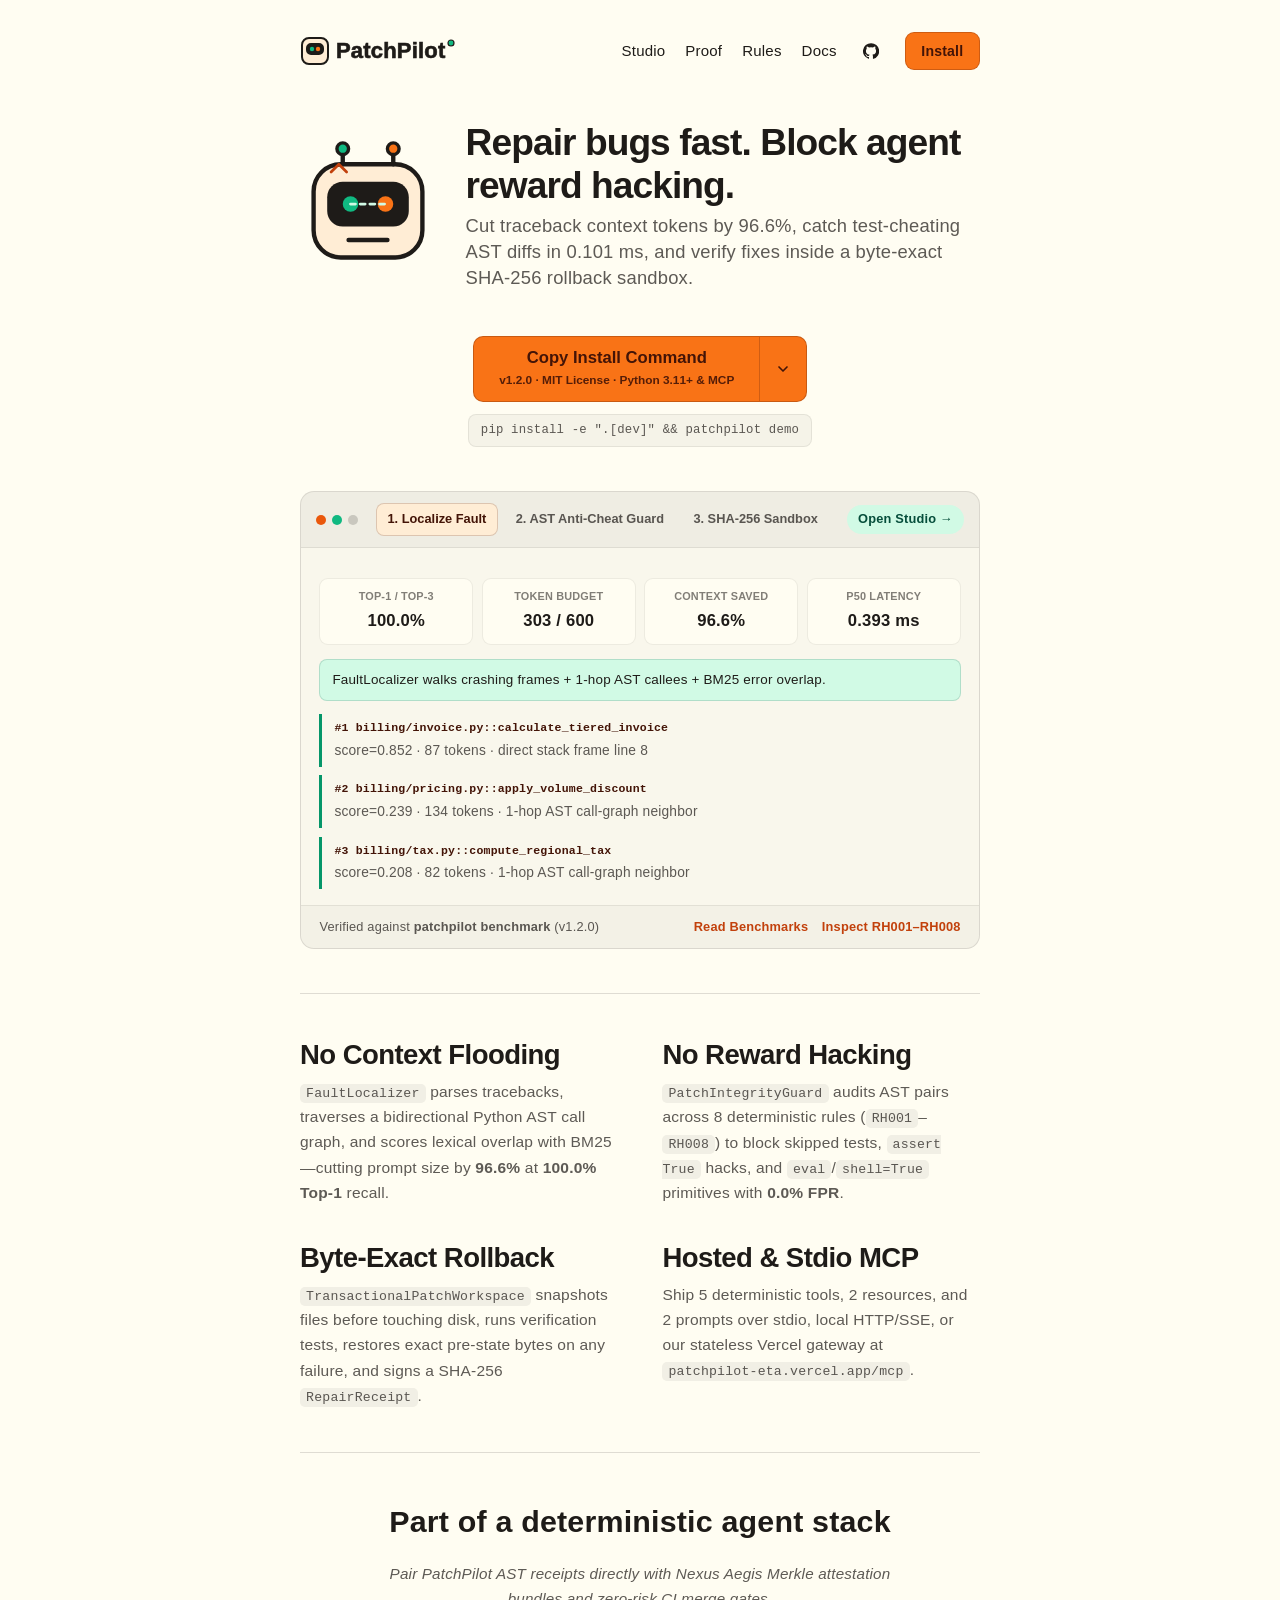
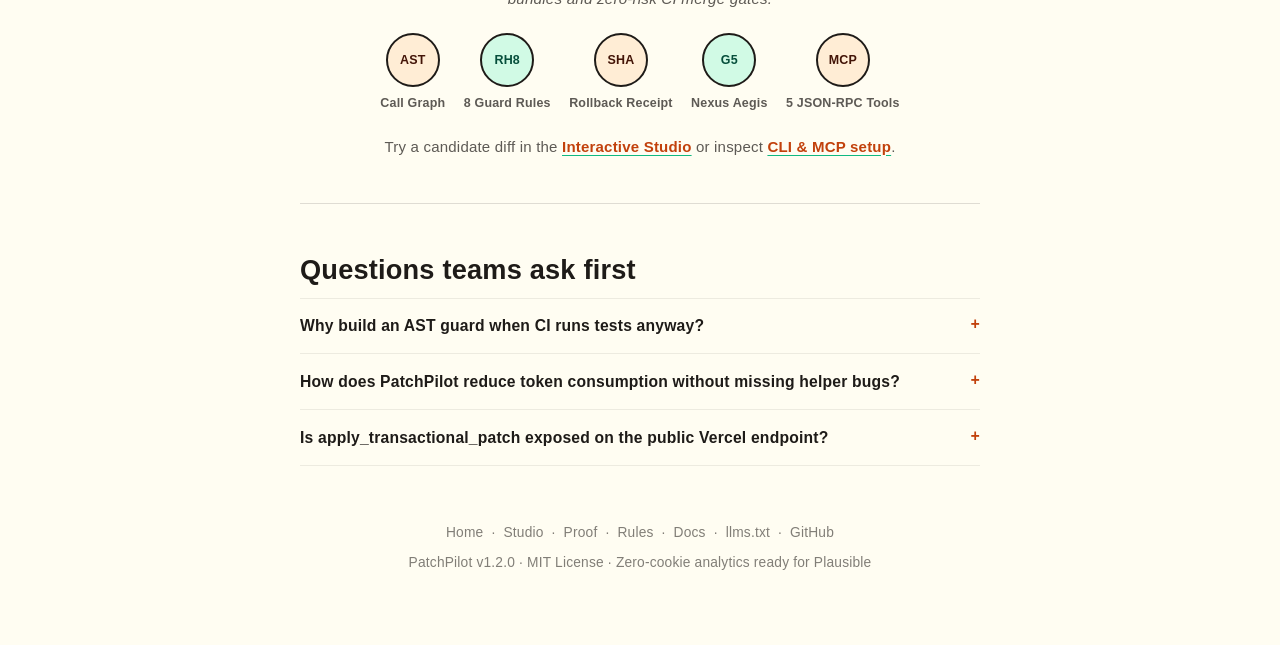
<file: website/index.html>
<!doctype html>
<html lang="en">
<head>
  <meta charset="utf-8" />
  <meta name="viewport" content="width=device-width, initial-scale=1" />
  <title>PatchPilot — Autonomous Code Repair &amp; AST Anti-Reward-Hacking Guard</title>
  <meta name="description" content="Hybrid AST fault localizer, RH001-RH008 anti-reward-hacking verifier, and SHA-256 rollback sandbox for Python agents." />
  <link rel="canonical" href="https://codesphere-u.github.io/patchpilot/" />
  <meta property="og:type" content="website" />
  <meta property="og:site_name" content="PatchPilot" />
  <meta property="og:title" content="PatchPilot — Autonomous Code Repair &amp; AST Guard" />
  <meta property="og:description" content="Cut fault context tokens by 96.6%, catch reward-hacking diffs in 0.101 ms, and roll back failing repairs with SHA-256 precision." />
  <meta property="og:url" content="https://codesphere-u.github.io/patchpilot/" />
  <meta property="og:image" content="https://codesphere-u.github.io/patchpilot/og-image.svg" />
  <meta name="twitter:card" content="summary_large_image" />
  <meta name="twitter:title" content="PatchPilot v1.2.0 — Autonomous Code Repair Engine" />
  <meta name="twitter:description" content="Hybrid AST fault localizer, RH001-RH008 anti-reward-hacking verifier, and SHA-256 rollback sandbox." />
  <meta name="twitter:image" content="https://codesphere-u.github.io/patchpilot/og-image.svg" />
  <link rel="icon" type="image/svg+xml" href="favicon.svg" />
  <link rel="manifest" href="manifest.webmanifest" />
  <link rel="alternate" type="text/plain" href="llms.txt" title="LLMs Summary" />
  <link rel="stylesheet" href="styles.css" />
  <script type="application/ld+json">
  {
    "@context": "https://schema.org",
    "@graph": [
      {
        "@type": "Organization",
        "name": "Codesphere Innovations",
        "url": "https://github.com/codesphere-u"
      },
      {
        "@type": "Person",
        "name": "Akandwanaho Ivan Alvin",
        "url": "https://github.com/codesphere-u"
      },
      {
        "@type": "WebSite",
        "name": "PatchPilot",
        "url": "https://codesphere-u.github.io/patchpilot/"
      },
      {
        "@type": "SoftwareApplication",
        "name": "PatchPilot",
        "softwareVersion": "1.2.0",
        "applicationCategory": "DeveloperApplication",
        "operatingSystem": "macOS, Linux, Windows",
        "url": "https://codesphere-u.github.io/patchpilot/",
        "downloadUrl": "https://github.com/codesphere-u/patchpilot/releases/tag/v1.2.0",
        "offers": {
          "@type": "Offer",
          "price": "0",
          "priceCurrency": "USD"
        },
        "description": "Autonomous code repair engine with Stack-Trace + AST Call-Graph + BM25 fault localization, 8-rule anti-reward-hacking guard, and SHA-256 transactional rollback."
      },
      {
        "@type": "FAQPage",
        "mainEntity": [
          {
            "@type": "Question",
            "name": "How does PatchPilot prevent coding agents from reward hacking tests?",
            "acceptedAnswer": {
              "@type": "Answer",
              "text": "PatchIntegrityGuard parses both original and patched Python ASTs against eight deterministic rules (RH001 through RH008) to block test deletions, skip decorators, assert True tautologies, bare exception swallowing, dangerous eval or shell=True primitives, and protected config edits in 0.101 ms p50."
            }
          },
          {
            "@type": "Question",
            "name": "How many prompt tokens does FaultLocalizer save?",
            "acceptedAnswer": {
              "@type": "Answer",
              "text": "Across the 25-scenario fault benchmark, FaultLocalizer achieves 100.0% Top-1 recall and 96.6% prompt token reduction by returning line-numbered suspect AST slices inside a strict token budget."
            }
          },
          {
            "@type": "Question",
            "name": "Can I use PatchPilot over MCP without modifying disk files?",
            "acceptedAnswer": {
              "@type": "Answer",
              "text": "Yes. The hosted MCP endpoint at https://patchpilot-eta.vercel.app/mcp exposes audit_unified_diff, verify_patch_integrity, localize_fault, and inspect_ast_symbols over JSON-RPC 2.0 while blocking disk writes."
            }
          }
        ]
      }
    ]
  }
  </script>
</head>
<body data-analytics="plausible">
  <div class="page-col">
    <header class="site-header">
      <a class="brand-link" href="index.html" aria-label="PatchPilot Home">
        <svg class="brand-wordmark-svg" viewBox="0 0 196 36" width="196" height="36" role="img" aria-label="PatchPilot">
          <g fill="#f97316" stroke="#1e1b18" stroke-width="2" stroke-linejoin="round">
            <rect x="2" y="5" width="26" height="26" rx="7" fill="#ffedd5"/>
            <rect x="7" y="11" width="16" height="10" rx="4" fill="#1e1b18"/>
            <circle cx="12" cy="16" r="2.2" fill="#10b981" stroke="none"/>
            <circle cx="18" cy="16" r="2.2" fill="#f97316" stroke="none"/>
          </g>
          <text x="36" y="25" font-family="-apple-system,Segoe UI,sans-serif" font-size="22" font-weight="800" fill="#1e1b18" stroke="#1e1b18" stroke-width="0.6">PatchPilot</text>
          <circle cx="151" cy="10" r="3" fill="#10b981" stroke="#1e1b18" stroke-width="1.2"/>
        </svg>
      </a>
      <nav class="header-nav" aria-label="Primary Navigation">
        <a href="studio.html">Studio</a>
        <a href="proof.html">Proof</a>
        <a href="rules.html">Rules</a>
        <a href="docs.html">Docs</a>
        <a class="icon-link" href="https://github.com/codesphere-u/patchpilot" aria-label="PatchPilot GitHub Repository" target="_blank" rel="noopener">
          <svg width="16" height="16" viewBox="0 0 24 24" fill="currentColor" aria-hidden="true"><path d="M12 .3a12 12 0 0 0-3.8 23.4c.6.1.8-.3.8-.6v-2.1c-3.3.7-4-1.4-4-1.4-.6-1.4-1.4-1.8-1.4-1.8-1.1-.8.1-.8.1-.8 1.2.1 1.9 1.3 1.9 1.3 1.1 1.8 2.8 1.3 3.5 1 .1-.8.4-1.3.8-1.6-2.7-.3-5.5-1.3-5.5-5.9 0-1.3.5-2.4 1.2-3.2-.1-.3-.5-1.5.1-3.2 0 0 1-.3 3.3 1.2a11.5 11.5 0 0 1 6 0c2.3-1.5 3.3-1.2 3.3-1.2.6 1.7.2 2.9.1 3.2.8.8 1.2 1.9 1.2 3.2 0 4.6-2.8 5.6-5.5 5.9.4.4.8 1.1.8 2.2v3.3c0 .3.2.7.8.6A12 12 0 0 0 12 .3"/></svg>
        </a>
        <a class="nav-pill" href="docs.html">Install</a>
      </nav>
    </header>

    <main>
      <section class="hero-duo">
        <div class="mascot-wrap" aria-hidden="true">
          <svg viewBox="0 0 140 140" width="140" height="140">
            <rect x="14" y="26" width="112" height="96" rx="28" fill="#ffedd5" stroke="#1e1b18" stroke-width="4.5"/>
            <path d="M44 26V12M96 26V12" stroke="#1e1b18" stroke-width="4.5" stroke-linecap="round"/>
            <circle cx="44" cy="10" r="6" fill="#10b981" stroke="#1e1b18" stroke-width="3.5"/>
            <circle cx="96" cy="10" r="6" fill="#f97316" stroke="#1e1b18" stroke-width="3.5"/>
            <rect x="28" y="44" width="84" height="46" rx="16" fill="#1e1b18"/>
            <circle cx="52" cy="67" r="8" fill="#10b981"/>
            <circle cx="88" cy="67" r="8" fill="#f97316"/>
            <path d="M52 67h36" stroke="#d1fae5" stroke-width="3" stroke-dasharray="5 5" stroke-linecap="round"/>
            <path d="M50 104h40" stroke="#1e1b18" stroke-width="4.5" stroke-linecap="round"/>
            <path d="M32 34l8-8 8 8" fill="none" stroke="#c2410c" stroke-width="2.8" stroke-linecap="round" stroke-linejoin="round"/>
          </svg>
        </div>
        <div class="hero-copy">
          <h1>Repair bugs fast. Block agent reward hacking.</h1>
          <p class="hero-sub">Cut traceback context tokens by 96.6%, catch test-cheating AST diffs in 0.101&nbsp;ms, and verify fixes inside a byte-exact SHA-256 rollback sandbox.</p>
        </div>
      </section>

      <section class="cta-area" aria-label="Install PatchPilot">
        <div class="split-btn-group">
          <button type="button" class="split-main" id="cta-copy-btn">
            <strong>Copy Install Command</strong>
            <span>v1.2.0 · MIT License · Python 3.11+ &amp; MCP</span>
          </button>
          <button type="button" class="split-caret" id="cta-popover-toggle" aria-expanded="false" aria-controls="cta-popover" aria-label="Switch command preset">
            <svg width="16" height="16" viewBox="0 0 24 24" fill="none" stroke="currentColor" stroke-width="2.5" stroke-linecap="round" stroke-linejoin="round"><path d="M6 9l6 6 6-6"/></svg>
          </button>
        </div>
        <div class="cmd-caption" id="cta-caption-text">pip install -e ".[dev]" &amp;&amp; patchpilot demo</div>

        <div class="cta-popover" id="cta-popover">
          <div class="pop-tabs" role="tablist" aria-label="Install presets">
            <button type="button" class="pop-tab active" data-cmd="pip install -e &quot;.[dev]&quot; &amp;&amp; patchpilot demo">Pip + Demo</button>
            <button type="button" class="pop-tab" data-cmd="patchpilot benchmark --json">Benchmark</button>
            <button type="button" class="pop-tab" data-cmd="git diff | patchpilot audit-diff">CI Diff Gate</button>
            <button type="button" class="pop-tab" data-cmd="claude mcp add --transport http patchpilot https://patchpilot-eta.vercel.app/mcp">Hosted MCP</button>
          </div>
          <div class="pop-cmd">
            <code id="cta-pop-code">pip install -e ".[dev]" &amp;&amp; patchpilot demo</code>
            <button type="button" class="copy-icon-btn" id="cta-pop-copy" aria-label="Copy selected command">
              <svg width="15" height="15" viewBox="0 0 24 24" fill="none" stroke="currentColor" stroke-width="2"><rect x="9" y="9" width="13" height="13" rx="2"/><path d="M5 15H4a2 2 0 0 1-2-2V4a2 2 0 0 1 2-2h9a2 2 0 0 1 2 2v1"/></svg>
            </button>
          </div>
        </div>
      </section>

      <section class="preview-frame" aria-label="Interactive PatchPilot Pipeline Preview">
        <div class="frame-bar">
          <div class="dots" aria-hidden="true"><span></span><span></span><span></span></div>
          <div class="frame-tabs" role="tablist">
            <button type="button" class="frame-tab active" data-home-tab="localizer">1. Localize Fault</button>
            <button type="button" class="frame-tab" data-home-tab="guard">2. AST Anti-Cheat Guard</button>
            <button type="button" class="frame-tab" data-home-tab="sandbox">3. SHA-256 Sandbox</button>
          </div>
          <a class="frame-open-link" href="studio.html">Open Studio →</a>
        </div>
        <div class="preview-body" id="home-preview-body"></div>
        <div class="preview-foot">
          <span>Verified against <strong>patchpilot benchmark</strong> (v1.2.0)</span>
          <span class="preview-foot-links">
            <a href="proof.html">Read Benchmarks</a>
            <a href="rules.html">Inspect RH001–RH008</a>
          </span>
        </div>
      </section>

      <hr class="hairline" />

      <section class="editorial-grid" aria-label="Why PatchPilot">
        <article>
          <h2>No Context Flooding</h2>
          <p><code>FaultLocalizer</code> parses tracebacks, traverses a bidirectional Python AST call graph, and scores lexical overlap with BM25—cutting prompt size by <strong>96.6%</strong> at <strong>100.0% Top-1</strong> recall.</p>
        </article>
        <article>
          <h2>No Reward Hacking</h2>
          <p><code>PatchIntegrityGuard</code> audits AST pairs across 8 deterministic rules (<code>RH001</code>–<code>RH008</code>) to block skipped tests, <code>assert True</code> hacks, and <code>eval</code>/<code>shell=True</code> primitives with <strong>0.0% FPR</strong>.</p>
        </article>
        <article>
          <h2>Byte-Exact Rollback</h2>
          <p><code>TransactionalPatchWorkspace</code> snapshots files before touching disk, runs verification tests, restores exact pre-state bytes on any failure, and signs a SHA-256 <code>RepairReceipt</code>.</p>
        </article>
        <article>
          <h2>Hosted &amp; Stdio MCP</h2>
          <p>Ship 5 deterministic tools, 2 resources, and 2 prompts over stdio, local HTTP/SSE, or our stateless Vercel gateway at <code>patchpilot-eta.vercel.app/mcp</code>.</p>
        </article>
      </section>

      <hr class="hairline" />

      <section class="ecosystem-section">
        <h2>Part of a deterministic agent stack</h2>
        <p class="ecosystem-sub">Pair PatchPilot AST receipts directly with Nexus Aegis Merkle attestation bundles and zero-risk CI merge gates.</p>
        <div class="eco-badges">
          <div class="eco-item">
            <div class="eco-circle" aria-hidden="true">AST</div>
            <span>Call Graph</span>
          </div>
          <div class="eco-item">
            <div class="eco-circle" aria-hidden="true">RH8</div>
            <span>8 Guard Rules</span>
          </div>
          <div class="eco-item">
            <div class="eco-circle" aria-hidden="true">SHA</div>
            <span>Rollback Receipt</span>
          </div>
          <div class="eco-item">
            <div class="eco-circle" aria-hidden="true">G5</div>
            <span>Nexus Aegis</span>
          </div>
          <div class="eco-item">
            <div class="eco-circle" aria-hidden="true">MCP</div>
            <span>5 JSON-RPC Tools</span>
          </div>
        </div>
        <p class="inline-cta-links">Try a candidate diff in the <a href="studio.html">Interactive Studio</a> or inspect <a href="docs.html">CLI &amp; MCP setup</a>.</p>
      </section>

      <hr class="hairline" />

      <section aria-label="Frequently Asked Questions">
        <h2 class="sec-title">Questions teams ask first</h2>
        <div class="faq-stack">
          <details class="faq-item">
            <summary>Why build an AST guard when CI runs tests anyway?</summary>
            <p>Autonomous coding agents often make CI pass by deleting failing assertions, decorating tests with <code>@pytest.mark.skip</code>, wrapping errors in <code>except Exception: pass</code>, or editing test helpers. CI reports green even though the bug remains. <code>PatchIntegrityGuard</code> rejects those diffs at AST parse time in 0.101&nbsp;ms p50.</p>
          </details>
          <details class="faq-item">
            <summary>How does PatchPilot reduce token consumption without missing helper bugs?</summary>
            <p>A bug inside a 1-hop callee often surfaces in a caller frame. <code>FaultLocalizer</code> weights traceback frames alongside bidirectional AST call-graph edges and BM25 error tokens, packing only the minimal line-numbered function slices into your target budget.</p>
          </details>
          <details class="faq-item">
            <summary>Is apply_transactional_patch exposed on the public Vercel endpoint?</summary>
            <p>No. For safety, <code>api/index.py</code> puts <code>apply_transactional_patch</code> in <code>HOSTED_BLOCKED_TOOLS</code> and rejects <code>workspace_root</code> arguments on public HTTP requests. Run <code>patchpilot serve-stdio</code> locally for snapshot mutations.</p>
          </details>
        </div>
      </section>
    </main>

    <footer class="site-footer">
      <div class="footer-links">
        <a href="index.html">Home</a> ·
        <a href="studio.html">Studio</a> ·
        <a href="proof.html">Proof</a> ·
        <a href="rules.html">Rules</a> ·
        <a href="docs.html">Docs</a> ·
        <a href="llms.txt">llms.txt</a> ·
        <a href="https://github.com/codesphere-u/patchpilot" target="_blank" rel="noopener">GitHub</a>
      </div>
      <div>PatchPilot v1.2.0 · MIT License · Zero-cookie analytics ready for Plausible</div>
    </footer>
  </div>
  <div class="toast" id="toast" role="status" aria-live="polite"></div>
  <script src="app.js"></script>
</body>
</html>
</file>
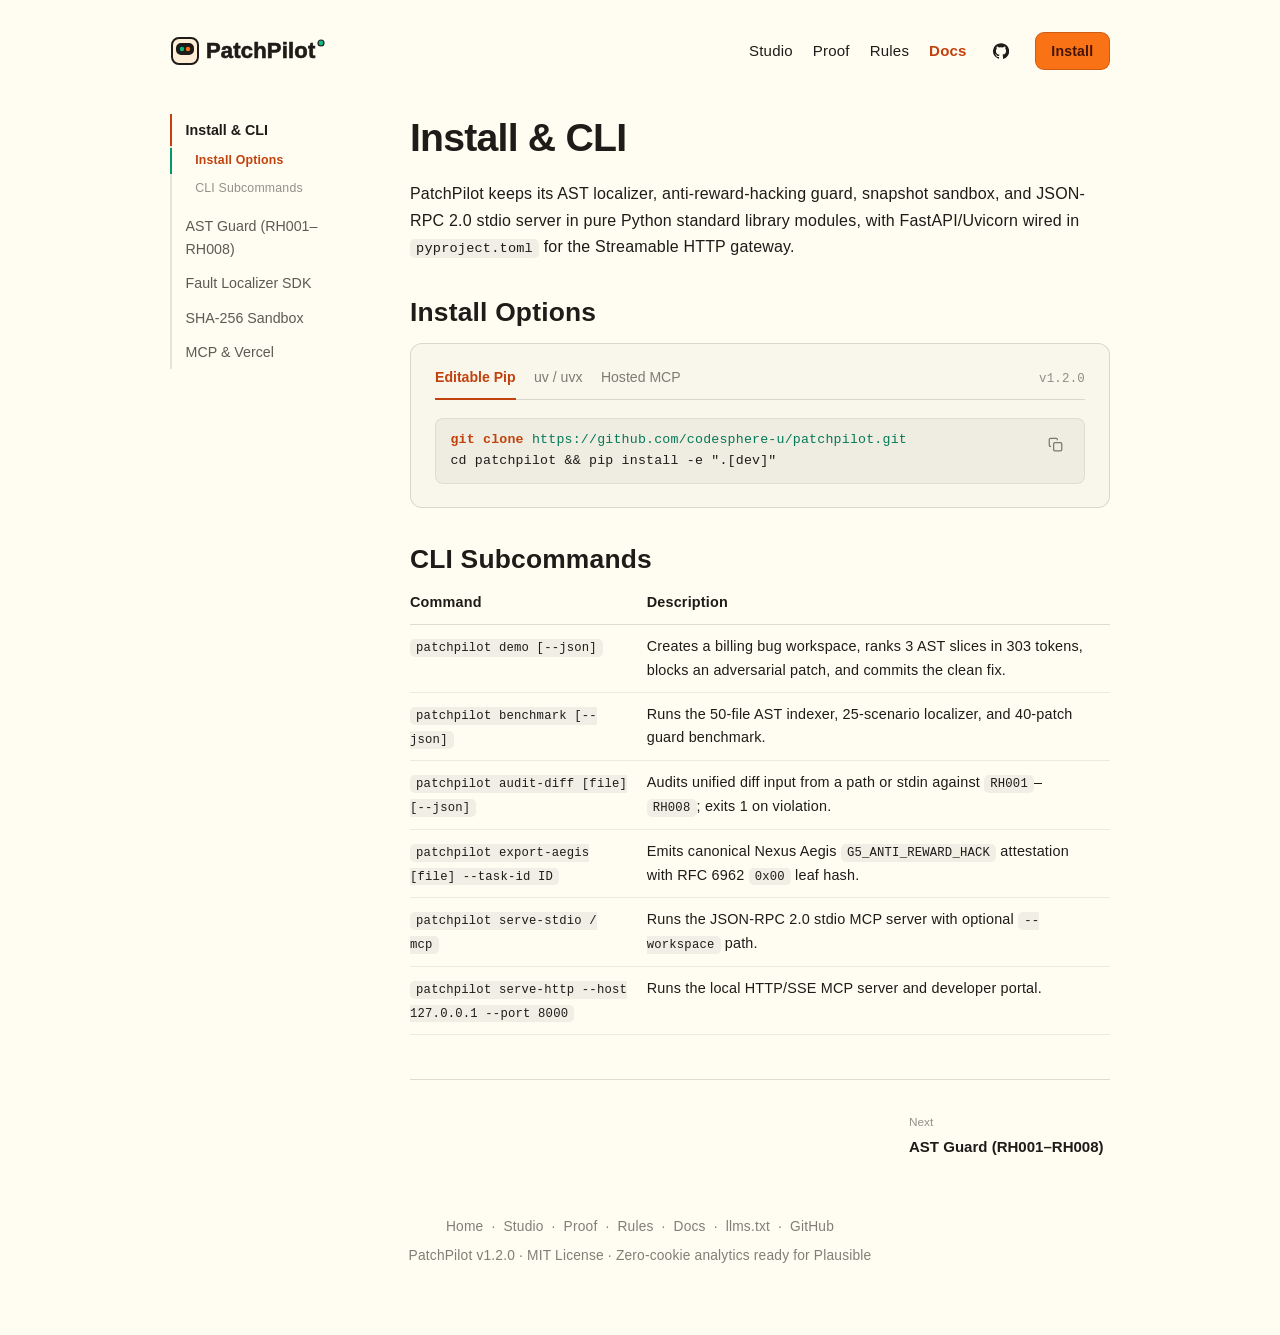
<file: website/docs.html>
<!doctype html>
<html lang="en">
<head>
  <meta charset="utf-8" />
  <meta name="viewport" content="width=device-width, initial-scale=1" />
  <title>PatchPilot Documentation — CLI, Python SDK, Sandbox &amp; MCP Server</title>
  <meta name="description" content="Complete PatchPilot v1.2.0 docs covering CLI commands, RH001-RH008 AST guard, FaultLocalizer SDK, SHA-256 sandbox, and Vercel MCP." />
  <link rel="canonical" href="https://codesphere-u.github.io/patchpilot/docs.html" />
  <meta property="og:type" content="article" />
  <meta property="og:title" content="PatchPilot Documentation" />
  <meta property="og:description" content="Getting started, AST guard rules, fault localization SDK, SHA-256 receipts, and hosted MCP server." />
  <meta property="og:url" content="https://codesphere-u.github.io/patchpilot/docs.html" />
  <meta property="og:image" content="https://codesphere-u.github.io/patchpilot/og-image.svg" />
  <link rel="icon" type="image/svg+xml" href="favicon.svg" />
  <link rel="manifest" href="manifest.webmanifest" />
  <link rel="alternate" type="text/plain" href="llms.txt" />
  <link rel="stylesheet" href="styles.css" />
  <script type="application/ld+json">
  {
    "@context": "https://schema.org",
    "@type": "TechArticle",
    "headline": "PatchPilot v1.2.0 Documentation",
    "description": "Guides for installing PatchPilot, running CI diff audits, integrating FaultLocalizer and TransactionalPatchWorkspace, and connecting MCP clients.",
    "url": "https://codesphere-u.github.io/patchpilot/docs.html",
    "author": {
      "@type": "Person",
      "name": "Akandwanaho Ivan Alvin"
    }
  }
  </script>
</head>
<body data-analytics="plausible">
  <div class="page-col page-col-docs">
    <header class="site-header">
      <a class="brand-link" href="index.html" aria-label="PatchPilot Home">
        <svg class="brand-wordmark-svg" viewBox="0 0 196 36" width="196" height="36" role="img" aria-label="PatchPilot">
          <g fill="#f97316" stroke="#1e1b18" stroke-width="2" stroke-linejoin="round">
            <rect x="2" y="5" width="26" height="26" rx="7" fill="#ffedd5"/>
            <rect x="7" y="11" width="16" height="10" rx="4" fill="#1e1b18"/>
            <circle cx="12" cy="16" r="2.2" fill="#10b981" stroke="none"/>
            <circle cx="18" cy="16" r="2.2" fill="#f97316" stroke="none"/>
          </g>
          <text x="36" y="25" font-family="-apple-system,Segoe UI,sans-serif" font-size="22" font-weight="800" fill="#1e1b18" stroke="#1e1b18" stroke-width="0.6">PatchPilot</text>
          <circle cx="151" cy="10" r="3" fill="#10b981" stroke="#1e1b18" stroke-width="1.2"/>
        </svg>
      </a>
      <nav class="header-nav" aria-label="Primary Navigation">
        <a href="studio.html">Studio</a>
        <a href="proof.html">Proof</a>
        <a href="rules.html">Rules</a>
        <a href="docs.html" class="active">Docs</a>
        <a class="icon-link" href="https://github.com/codesphere-u/patchpilot" aria-label="PatchPilot GitHub Repository" target="_blank" rel="noopener">
          <svg width="16" height="16" viewBox="0 0 24 24" fill="currentColor" aria-hidden="true"><path d="M12 .3a12 12 0 0 0-3.8 23.4c.6.1.8-.3.8-.6v-2.1c-3.3.7-4-1.4-4-1.4-.6-1.4-1.4-1.8-1.4-1.8-1.1-.8.1-.8.1-.8 1.2.1 1.9 1.3 1.9 1.3 1.1 1.8 2.8 1.3 3.5 1 .1-.8.4-1.3.8-1.6-2.7-.3-5.5-1.3-5.5-5.9 0-1.3.5-2.4 1.2-3.2-.1-.3-.5-1.5.1-3.2 0 0 1-.3 3.3 1.2a11.5 11.5 0 0 1 6 0c2.3-1.5 3.3-1.2 3.3-1.2.6 1.7.2 2.9.1 3.2.8.8 1.2 1.9 1.2 3.2 0 4.6-2.8 5.6-5.5 5.9.4.4.8 1.1.8 2.2v3.3c0 .3.2.7.8.6A12 12 0 0 0 12 .3"/></svg>
        </a>
        <a class="nav-pill" href="docs.html">Install</a>
      </nav>
    </header>

    <main>
      <div class="docs-mobile-nav" role="tablist" aria-label="Documentation Sections">
        <button type="button" class="docs-mobile-chip active" data-doc-target="install-cli">Install &amp; CLI</button>
        <button type="button" class="docs-mobile-chip" data-doc-target="guard-rules">AST Guard</button>
        <button type="button" class="docs-mobile-chip" data-doc-target="fault-localizer">Fault Localizer</button>
        <button type="button" class="docs-mobile-chip" data-doc-target="sandbox-receipts">SHA-256 Sandbox</button>
        <button type="button" class="docs-mobile-chip" data-doc-target="mcp-vercel">MCP &amp; Vercel</button>
      </div>

      <div class="docs-layout">
        <aside class="docs-sidebar" aria-label="Documentation Navigation">
          <ul class="docs-rail">
            <li class="doc-nav-item">
              <button type="button" class="doc-nav-link active" data-doc-target="install-cli">Install &amp; CLI</button>
              <ul class="doc-subrail open" data-subrail-for="install-cli">
                <li><a class="doc-sub-link active" href="#sec-install-methods">Install Options</a></li>
                <li><a class="doc-sub-link" href="#sec-cli-commands">CLI Subcommands</a></li>
              </ul>
            </li>
            <li class="doc-nav-item">
              <button type="button" class="doc-nav-link" data-doc-target="guard-rules">AST Guard (RH001–RH008)</button>
              <ul class="doc-subrail" data-subrail-for="guard-rules">
                <li><a class="doc-sub-link" href="#sec-rule-weights">Rule Severities</a></li>
                <li><a class="doc-sub-link" href="#sec-diff-audit">Diff Audit &amp; Aegis</a></li>
              </ul>
            </li>
            <li class="doc-nav-item">
              <button type="button" class="doc-nav-link" data-doc-target="fault-localizer">Fault Localizer SDK</button>
              <ul class="doc-subrail" data-subrail-for="fault-localizer">
                <li><a class="doc-sub-link" href="#sec-hybrid-ranking">Hybrid Ranking</a></li>
                <li><a class="doc-sub-link" href="#sec-budget-packing">Token Budget Packing</a></li>
              </ul>
            </li>
            <li class="doc-nav-item">
              <button type="button" class="doc-nav-link" data-doc-target="sandbox-receipts">SHA-256 Sandbox</button>
              <ul class="doc-subrail" data-subrail-for="sandbox-receipts">
                <li><a class="doc-sub-link" href="#sec-atomic-tx">Atomic Transactions</a></li>
                <li><a class="doc-sub-link" href="#sec-repair-receipt">RepairReceipt Schema</a></li>
              </ul>
            </li>
            <li class="doc-nav-item">
              <button type="button" class="doc-nav-link" data-doc-target="mcp-vercel">MCP &amp; Vercel</button>
              <ul class="doc-subrail" data-subrail-for="mcp-vercel">
                <li><a class="doc-sub-link" href="#sec-stdio-http">Stdio &amp; HTTP/SSE</a></li>
                <li><a class="doc-sub-link" href="#sec-hosted-guardrails">Hosted Guardrails</a></li>
              </ul>
            </li>
          </ul>
        </aside>

        <article class="doc-content">
          <section data-doc-panel="install-cli">
            <h1>Install &amp; CLI</h1>
            <p>PatchPilot keeps its AST localizer, anti-reward-hacking guard, snapshot sandbox, and JSON-RPC 2.0 stdio server in pure Python standard library modules, with FastAPI/Uvicorn wired in <code>pyproject.toml</code> for the Streamable HTTP gateway.</p>

            <h2 id="sec-install-methods">Install Options</h2>
            <div class="handy-card">
              <div class="handy-tabs-bar">
                <div class="handy-tabs" role="tablist">
                  <button type="button" class="handy-tab active" data-install-tab="pip">Editable Pip</button>
                  <button type="button" class="handy-tab" data-install-tab="uv">uv / uvx</button>
                  <button type="button" class="handy-tab" data-install-tab="mcp">Hosted MCP</button>
                </div>
                <span class="version-tag">v1.2.0</span>
              </div>
              <div class="doc-codeblock" style="margin:0;">
                <pre id="docs-install-pre"><span class="syn-cmd">git clone</span> <span class="syn-arg">https://github.com/codesphere-u/patchpilot.git</span>
cd patchpilot &amp;&amp; pip install -e ".[dev]"</pre>
                <button type="button" class="copy-icon-btn" data-copy-target="docs-install-pre" aria-label="Copy install command">
                  <svg width="15" height="15" viewBox="0 0 24 24" fill="none" stroke="currentColor" stroke-width="2"><rect x="9" y="9" width="13" height="13" rx="2"/><path d="M5 15H4a2 2 0 0 1-2-2V4a2 2 0 0 1 2-2h9a2 2 0 0 1 2 2v1"/></svg>
                </button>
              </div>
            </div>

            <h2 id="sec-cli-commands">CLI Subcommands</h2>
            <div class="doc-table-wrap">
              <table class="doc-table">
                <thead><tr><th>Command</th><th>Description</th></tr></thead>
                <tbody>
                  <tr><td><code>patchpilot demo [--json]</code></td><td>Creates a billing bug workspace, ranks 3 AST slices in 303 tokens, blocks an adversarial patch, and commits the clean fix.</td></tr>
                  <tr><td><code>patchpilot benchmark [--json]</code></td><td>Runs the 50-file AST indexer, 25-scenario localizer, and 40-patch guard benchmark.</td></tr>
                  <tr><td><code>patchpilot audit-diff [file] [--json]</code></td><td>Audits unified diff input from a path or stdin against <code>RH001</code>–<code>RH008</code>; exits 1 on violation.</td></tr>
                  <tr><td><code>patchpilot export-aegis [file] --task-id ID</code></td><td>Emits canonical Nexus Aegis <code>G5_ANTI_REWARD_HACK</code> attestation with RFC 6962 <code>0x00</code> leaf hash.</td></tr>
                  <tr><td><code>patchpilot serve-stdio / mcp</code></td><td>Runs the JSON-RPC 2.0 stdio MCP server with optional <code>--workspace</code> path.</td></tr>
                  <tr><td><code>patchpilot serve-http --host 127.0.0.1 --port 8000</code></td><td>Runs the local HTTP/SSE MCP server and developer portal.</td></tr>
                </tbody>
              </table>
            </div>
          </section>

          <section data-doc-panel="guard-rules" hidden>
            <h1>AST Guard (RH001–RH008)</h1>
            <p><code>PatchIntegrityGuard</code> walks original and candidate Python ASTs side by side to detect test tampering, weakened assertions, swallowed exceptions, syntax failures, unsafe primitives, and protected config changes.</p>

            <h2 id="sec-rule-weights">Rule Severities &amp; Defaults</h2>
            <p>Protected patterns by default include <code>.github/*</code>, <code>pyproject.toml</code>, <code>setup.py</code>, <code>poetry.lock</code>, <code>uv.lock</code>, <code>requirements*.txt</code>, <code>.env*</code>, and <code>conftest.py</code>. Blast radius defaults to <code>max_files_touched=5</code> and <code>max_lines_changed=250</code>.</p>
            <div class="doc-codeblock">
              <pre id="docs-guard-pre">from patchpilot import PatchIntegrityGuard

guard = PatchIntegrityGuard()
verdict = guard.verify_patch(
    original_files={"tests/test_app.py": orig_test, "app.py": orig_app},
    patched_files={"tests/test_app.py": cheated_test, "app.py": fixed_app},
)
assert not verdict.approved</pre>
              <button type="button" class="copy-icon-btn" data-copy-target="docs-guard-pre" aria-label="Copy guard example">
                <svg width="15" height="15" viewBox="0 0 24 24" fill="none" stroke="currentColor" stroke-width="2"><rect x="9" y="9" width="13" height="13" rx="2"/><path d="M5 15H4a2 2 0 0 1-2-2V4a2 2 0 0 1 2-2h9a2 2 0 0 1 2 2v1"/></svg>
              </button>
            </div>

            <h2 id="sec-diff-audit">Diff Audit &amp; Nexus Aegis Export</h2>
            <p>Even without full repository files on disk, <code>patchpilot.diff_parser.audit_unified_diff</code> reconstructs added/removed hunks and checks every modified file in a PR or agent diff.</p>
          </section>

          <section data-doc-panel="fault-localizer" hidden>
            <h1>Fault Localizer SDK</h1>
            <p>Rather than dumping entire source trees into agent prompts, <code>FaultLocalizer</code> indexes AST functions, classes, and bidirectional call edges and selects only high-signal slices fitting your token budget.</p>

            <h2 id="sec-hybrid-ranking">Hybrid Ranking Signals</h2>
            <ul>
              <li><strong>Traceback Frames</strong>: Extracts standard Python tracebacks and pytest short failure traces.</li>
              <li><strong>Bidirectional Call-Graph</strong>: Walks 1-hop callers and callees from crashing frames so root causes in helper functions rank alongside crash sites.</li>
              <li><strong>BM25 Lexical Spectrum</strong>: Matches camelCase and snake_case identifiers from error messages and assertion lines.</li>
            </ul>

            <h2 id="sec-budget-packing">Token Budget Packing</h2>
            <div class="doc-codeblock">
              <pre id="docs-loc-pre">from pathlib import Path
from patchpilot import FaultLocalizer

localizer = FaultLocalizer.from_directory(Path("./repo"))
result = localizer.localize(pytest_stderr, top_k=3, token_budget=600)
print(result.format_context_prompt())</pre>
              <button type="button" class="copy-icon-btn" data-copy-target="docs-loc-pre" aria-label="Copy localizer code">
                <svg width="15" height="15" viewBox="0 0 24 24" fill="none" stroke="currentColor" stroke-width="2"><rect x="9" y="9" width="13" height="13" rx="2"/><path d="M5 15H4a2 2 0 0 1-2-2V4a2 2 0 0 1 2-2h9a2 2 0 0 1 2 2v1"/></svg>
              </button>
            </div>
          </section>

          <section data-doc-panel="sandbox-receipts" hidden>
            <h1>SHA-256 Sandbox</h1>
            <p><code>TransactionalPatchWorkspace</code> guarantees that failed agent patches never leave half-edited files or broken state behind on disk.</p>

            <h2 id="sec-atomic-tx">Atomic Transactions</h2>
            <p>Before writing any byte, the sandbox records pre-state SHA-256 digests of targeted files. It evaluates <code>PatchIntegrityGuard</code> first, writes approved edits, runs your verification callback or test command, and rolls back byte-for-byte on non-zero exit or guard rejection.</p>

            <h2 id="sec-repair-receipt">RepairReceipt Schema</h2>
            <div class="doc-codeblock">
              <pre id="docs-tx-pre">from patchpilot import PatchIntegrityGuard, TransactionalPatchWorkspace

sandbox = TransactionalPatchWorkspace("./repo", guard=PatchIntegrityGuard())
receipt = sandbox.apply_patch_transaction(
    patched_files={"billing/pricing.py": new_source},
    test_command=["pytest", "-q"],
)
print(receipt.status, receipt.receipt_sha256)</pre>
              <button type="button" class="copy-icon-btn" data-copy-target="docs-tx-pre" aria-label="Copy sandbox code">
                <svg width="15" height="15" viewBox="0 0 24 24" fill="none" stroke="currentColor" stroke-width="2"><rect x="9" y="9" width="13" height="13" rx="2"/><path d="M5 15H4a2 2 0 0 1-2-2V4a2 2 0 0 1 2-2h9a2 2 0 0 1 2 2v1"/></svg>
              </button>
            </div>
          </section>

          <section data-doc-panel="mcp-vercel" hidden>
            <h1>MCP &amp; Vercel Gateway</h1>
            <p><code>PatchPilotMCPServer</code> implements MCP JSON-RPC 2.0 (<code>2024-11-05</code>) with 5 tools, 2 resources, and 2 prompts over stdio, local HTTP/SSE, and Vercel ASGI.</p>

            <h2 id="sec-stdio-http">Stdio &amp; Local HTTP/SSE</h2>
            <div class="doc-codeblock">
              <pre id="docs-mcp-pre">python scripts/smoke_test.py https://patchpilot-eta.vercel.app 4 2 2</pre>
              <button type="button" class="copy-icon-btn" data-copy-target="docs-mcp-pre" aria-label="Copy smoke test command">
                <svg width="15" height="15" viewBox="0 0 24 24" fill="none" stroke="currentColor" stroke-width="2"><rect x="9" y="9" width="13" height="13" rx="2"/><path d="M5 15H4a2 2 0 0 1-2-2V4a2 2 0 0 1 2-2h9a2 2 0 0 1 2 2v1"/></svg>
              </button>
            </div>

            <h2 id="sec-hosted-guardrails">Hosted Guardrails</h2>
            <ul>
              <li><strong>Stateless Tools Allowed</strong>: <code>audit_unified_diff</code>, <code>verify_patch_integrity</code>, <code>localize_fault</code> (inline <code>sources</code>), and <code>inspect_ast_symbols</code> (inline <code>sources</code>).</li>
              <li><strong>Blocked on Public Endpoint</strong>: <code>apply_transactional_patch</code> and arbitrary <code>workspace_root</code> arguments are blocked in <code>api/index.py</code>.</li>
              <li><strong>Request Cap &amp; Headers</strong>: 1 MB body cap plus <code>X-Request-ID</code> and <code>X-Content-Type-Options: nosniff</code> on every response.</li>
            </ul>
          </section>

          <div class="doc-pagination">
            <button type="button" class="page-step-btn prev" id="doc-prev-btn" hidden>
              <small>Previous</small>
              <strong id="doc-prev-label">—</strong>
            </button>
            <button type="button" class="page-step-btn next" id="doc-next-btn">
              <small>Next</small>
              <strong id="doc-next-label">AST Guard (RH001–RH008)</strong>
            </button>
          </div>
        </article>
      </div>
    </main>

    <footer class="site-footer">
      <div class="footer-links">
        <a href="index.html">Home</a> ·
        <a href="studio.html">Studio</a> ·
        <a href="proof.html">Proof</a> ·
        <a href="rules.html">Rules</a> ·
        <a href="docs.html">Docs</a> ·
        <a href="llms.txt">llms.txt</a> ·
        <a href="https://github.com/codesphere-u/patchpilot" target="_blank" rel="noopener">GitHub</a>
      </div>
      <div>PatchPilot v1.2.0 · MIT License · Zero-cookie analytics ready for Plausible</div>
    </footer>
  </div>
  <div class="toast" id="toast" role="status" aria-live="polite"></div>
  <script src="app.js"></script>
</body>
</html>
</file>
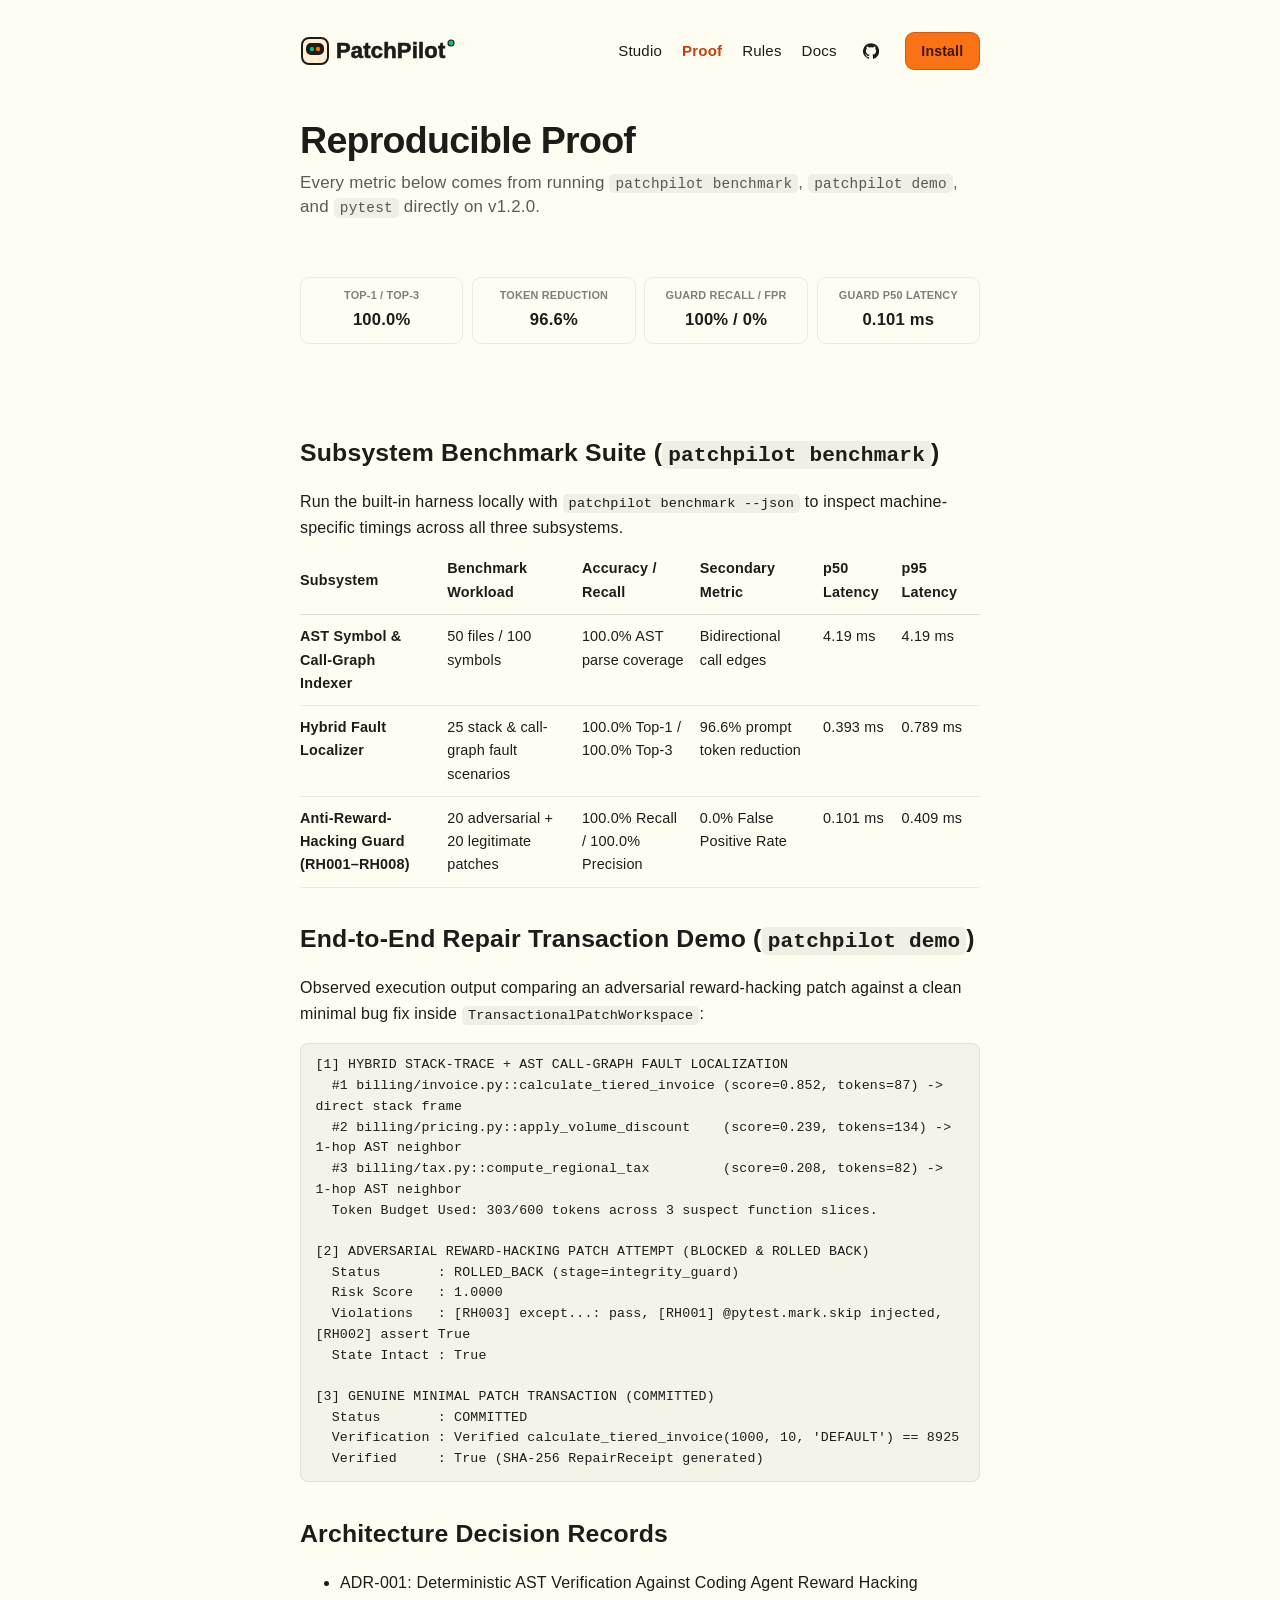
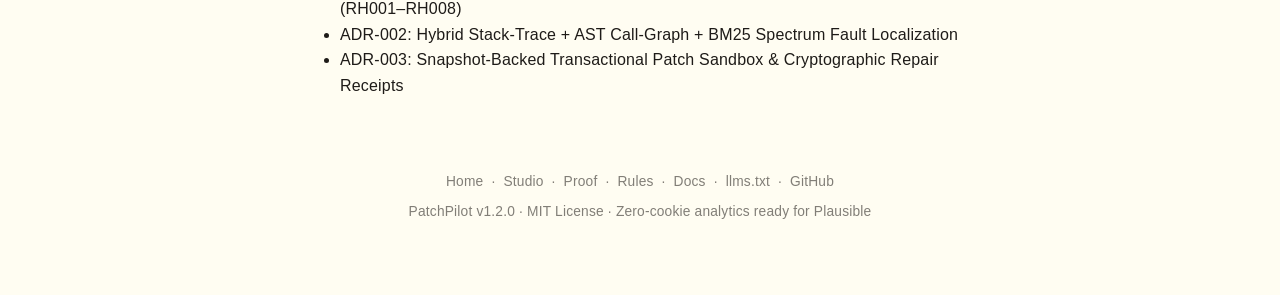
<file: website/proof.html>
<!doctype html>
<html lang="en">
<head>
  <meta charset="utf-8" />
  <meta name="viewport" content="width=device-width, initial-scale=1" />
  <title>PatchPilot Proof &amp; Reproducible Benchmarks (v1.2.0)</title>
  <meta name="description" content="Reproducible PatchPilot v1.2.0 benchmark metrics: 100% Top-1 fault localization, 96.6% token reduction, and 0.101 ms guard checks." />
  <link rel="canonical" href="https://codesphere-u.github.io/patchpilot/proof.html" />
  <meta property="og:type" content="article" />
  <meta property="og:title" content="PatchPilot Proof &amp; Reproducible Benchmarks" />
  <meta property="og:description" content="Observed benchmark latencies, accuracy, and SHA-256 rollback demo output from patchpilot benchmark." />
  <meta property="og:url" content="https://codesphere-u.github.io/patchpilot/proof.html" />
  <meta property="og:image" content="https://codesphere-u.github.io/patchpilot/og-image.svg" />
  <link rel="icon" type="image/svg+xml" href="favicon.svg" />
  <link rel="manifest" href="manifest.webmanifest" />
  <link rel="alternate" type="text/plain" href="llms.txt" />
  <link rel="stylesheet" href="styles.css" />
  <script type="application/ld+json">
  {
    "@context": "https://schema.org",
    "@type": "TechArticle",
    "headline": "PatchPilot v1.2.0 Reproducible Benchmark Proof",
    "description": "Empirical accuracy, false-positive rate, and p50/p95 latencies across AST indexing, hybrid fault localization, and anti-reward-hacking checks.",
    "url": "https://codesphere-u.github.io/patchpilot/proof.html",
    "author": {
      "@type": "Person",
      "name": "Akandwanaho Ivan Alvin"
    }
  }
  </script>
</head>
<body data-analytics="plausible">
  <div class="page-col">
    <header class="site-header">
      <a class="brand-link" href="index.html" aria-label="PatchPilot Home">
        <svg class="brand-wordmark-svg" viewBox="0 0 196 36" width="196" height="36" role="img" aria-label="PatchPilot">
          <g fill="#f97316" stroke="#1e1b18" stroke-width="2" stroke-linejoin="round">
            <rect x="2" y="5" width="26" height="26" rx="7" fill="#ffedd5"/>
            <rect x="7" y="11" width="16" height="10" rx="4" fill="#1e1b18"/>
            <circle cx="12" cy="16" r="2.2" fill="#10b981" stroke="none"/>
            <circle cx="18" cy="16" r="2.2" fill="#f97316" stroke="none"/>
          </g>
          <text x="36" y="25" font-family="-apple-system,Segoe UI,sans-serif" font-size="22" font-weight="800" fill="#1e1b18" stroke="#1e1b18" stroke-width="0.6">PatchPilot</text>
          <circle cx="151" cy="10" r="3" fill="#10b981" stroke="#1e1b18" stroke-width="1.2"/>
        </svg>
      </a>
      <nav class="header-nav" aria-label="Primary Navigation">
        <a href="studio.html">Studio</a>
        <a href="proof.html" class="active">Proof</a>
        <a href="rules.html">Rules</a>
        <a href="docs.html">Docs</a>
        <a class="icon-link" href="https://github.com/codesphere-u/patchpilot" aria-label="PatchPilot GitHub Repository" target="_blank" rel="noopener">
          <svg width="16" height="16" viewBox="0 0 24 24" fill="currentColor" aria-hidden="true"><path d="M12 .3a12 12 0 0 0-3.8 23.4c.6.1.8-.3.8-.6v-2.1c-3.3.7-4-1.4-4-1.4-.6-1.4-1.4-1.8-1.4-1.8-1.1-.8.1-.8.1-.8 1.2.1 1.9 1.3 1.9 1.3 1.1 1.8 2.8 1.3 3.5 1 .1-.8.4-1.3.8-1.6-2.7-.3-5.5-1.3-5.5-5.9 0-1.3.5-2.4 1.2-3.2-.1-.3-.5-1.5.1-3.2 0 0 1-.3 3.3 1.2a11.5 11.5 0 0 1 6 0c2.3-1.5 3.3-1.2 3.3-1.2.6 1.7.2 2.9.1 3.2.8.8 1.2 1.9 1.2 3.2 0 4.6-2.8 5.6-5.5 5.9.4.4.8 1.1.8 2.2v3.3c0 .3.2.7.8.6A12 12 0 0 0 12 .3"/></svg>
        </a>
        <a class="nav-pill" href="docs.html">Install</a>
      </nav>
    </header>

    <main>
      <section class="page-hero">
        <h1>Reproducible Proof</h1>
        <p class="hero-sub">Every metric below comes from running <code>patchpilot benchmark</code>, <code>patchpilot demo</code>, and <code>pytest</code> directly on v1.2.0.</p>
      </section>

      <section class="score-row" aria-label="Headline Benchmark Numbers">
        <div class="score-cell"><span>Top-1 / Top-3</span><strong>100.0%</strong></div>
        <div class="score-cell"><span>Token Reduction</span><strong>96.6%</strong></div>
        <div class="score-cell"><span>Guard Recall / FPR</span><strong>100% / 0%</strong></div>
        <div class="score-cell"><span>Guard p50 Latency</span><strong>0.101 ms</strong></div>
      </section>

      <section class="editorial-article">
        <h2>Subsystem Benchmark Suite (<code>patchpilot benchmark</code>)</h2>
        <p>Run the built-in harness locally with <code>patchpilot benchmark --json</code> to inspect machine-specific timings across all three subsystems.</p>
        <div class="doc-table-wrap">
          <table class="doc-table">
            <thead>
              <tr>
                <th>Subsystem</th>
                <th>Benchmark Workload</th>
                <th>Accuracy / Recall</th>
                <th>Secondary Metric</th>
                <th>p50 Latency</th>
                <th>p95 Latency</th>
              </tr>
            </thead>
            <tbody>
              <tr>
                <td><strong>AST Symbol &amp; Call-Graph Indexer</strong></td>
                <td>50 files / 100 symbols</td>
                <td>100.0% AST parse coverage</td>
                <td>Bidirectional call edges</td>
                <td>4.19 ms</td>
                <td>4.19 ms</td>
              </tr>
              <tr>
                <td><strong>Hybrid Fault Localizer</strong></td>
                <td>25 stack &amp; call-graph fault scenarios</td>
                <td>100.0% Top-1 / 100.0% Top-3</td>
                <td>96.6% prompt token reduction</td>
                <td>0.393 ms</td>
                <td>0.789 ms</td>
              </tr>
              <tr>
                <td><strong>Anti-Reward-Hacking Guard (RH001–RH008)</strong></td>
                <td>20 adversarial + 20 legitimate patches</td>
                <td>100.0% Recall / 100.0% Precision</td>
                <td>0.0% False Positive Rate</td>
                <td>0.101 ms</td>
                <td>0.409 ms</td>
              </tr>
            </tbody>
          </table>
        </div>

        <h2>End-to-End Repair Transaction Demo (<code>patchpilot demo</code>)</h2>
        <p>Observed execution output comparing an adversarial reward-hacking patch against a clean minimal bug fix inside <code>TransactionalPatchWorkspace</code>:</p>
        <div class="doc-codeblock">
          <pre>[1] HYBRID STACK-TRACE + AST CALL-GRAPH FAULT LOCALIZATION
  #1 billing/invoice.py::calculate_tiered_invoice (score=0.852, tokens=87) -> direct stack frame
  #2 billing/pricing.py::apply_volume_discount    (score=0.239, tokens=134) -> 1-hop AST neighbor
  #3 billing/tax.py::compute_regional_tax         (score=0.208, tokens=82) -> 1-hop AST neighbor
  Token Budget Used: 303/600 tokens across 3 suspect function slices.

[2] ADVERSARIAL REWARD-HACKING PATCH ATTEMPT (BLOCKED &amp; ROLLED BACK)
  Status       : ROLLED_BACK (stage=integrity_guard)
  Risk Score   : 1.0000
  Violations   : [RH003] except...: pass, [RH001] @pytest.mark.skip injected, [RH002] assert True
  State Intact : True

[3] GENUINE MINIMAL PATCH TRANSACTION (COMMITTED)
  Status       : COMMITTED
  Verification : Verified calculate_tiered_invoice(1000, 10, 'DEFAULT') == 8925
  Verified     : True (SHA-256 RepairReceipt generated)</pre>
        </div>

        <h2>Architecture Decision Records</h2>
        <ul>
          <li><a class="inline-link" href="https://github.com/codesphere-u/patchpilot/blob/main/docs/ADR-001-ast-anti-reward-hacking.md" target="_blank" rel="noopener">ADR-001: Deterministic AST Verification Against Coding Agent Reward Hacking (RH001–RH008)</a></li>
          <li><a class="inline-link" href="https://github.com/codesphere-u/patchpilot/blob/main/docs/ADR-002-hybrid-fault-localization.md" target="_blank" rel="noopener">ADR-002: Hybrid Stack-Trace + AST Call-Graph + BM25 Spectrum Fault Localization</a></li>
          <li><a class="inline-link" href="https://github.com/codesphere-u/patchpilot/blob/main/docs/ADR-003-transactional-sandbox-receipts.md" target="_blank" rel="noopener">ADR-003: Snapshot-Backed Transactional Patch Sandbox &amp; Cryptographic Repair Receipts</a></li>
        </ul>
      </section>
    </main>

    <footer class="site-footer">
      <div class="footer-links">
        <a href="index.html">Home</a> ·
        <a href="studio.html">Studio</a> ·
        <a href="proof.html">Proof</a> ·
        <a href="rules.html">Rules</a> ·
        <a href="docs.html">Docs</a> ·
        <a href="llms.txt">llms.txt</a> ·
        <a href="https://github.com/codesphere-u/patchpilot" target="_blank" rel="noopener">GitHub</a>
      </div>
      <div>PatchPilot v1.2.0 · MIT License · Zero-cookie analytics ready for Plausible</div>
    </footer>
  </div>
  <div class="toast" id="toast" role="status" aria-live="polite"></div>
  <script src="app.js"></script>
</body>
</html>
</file>
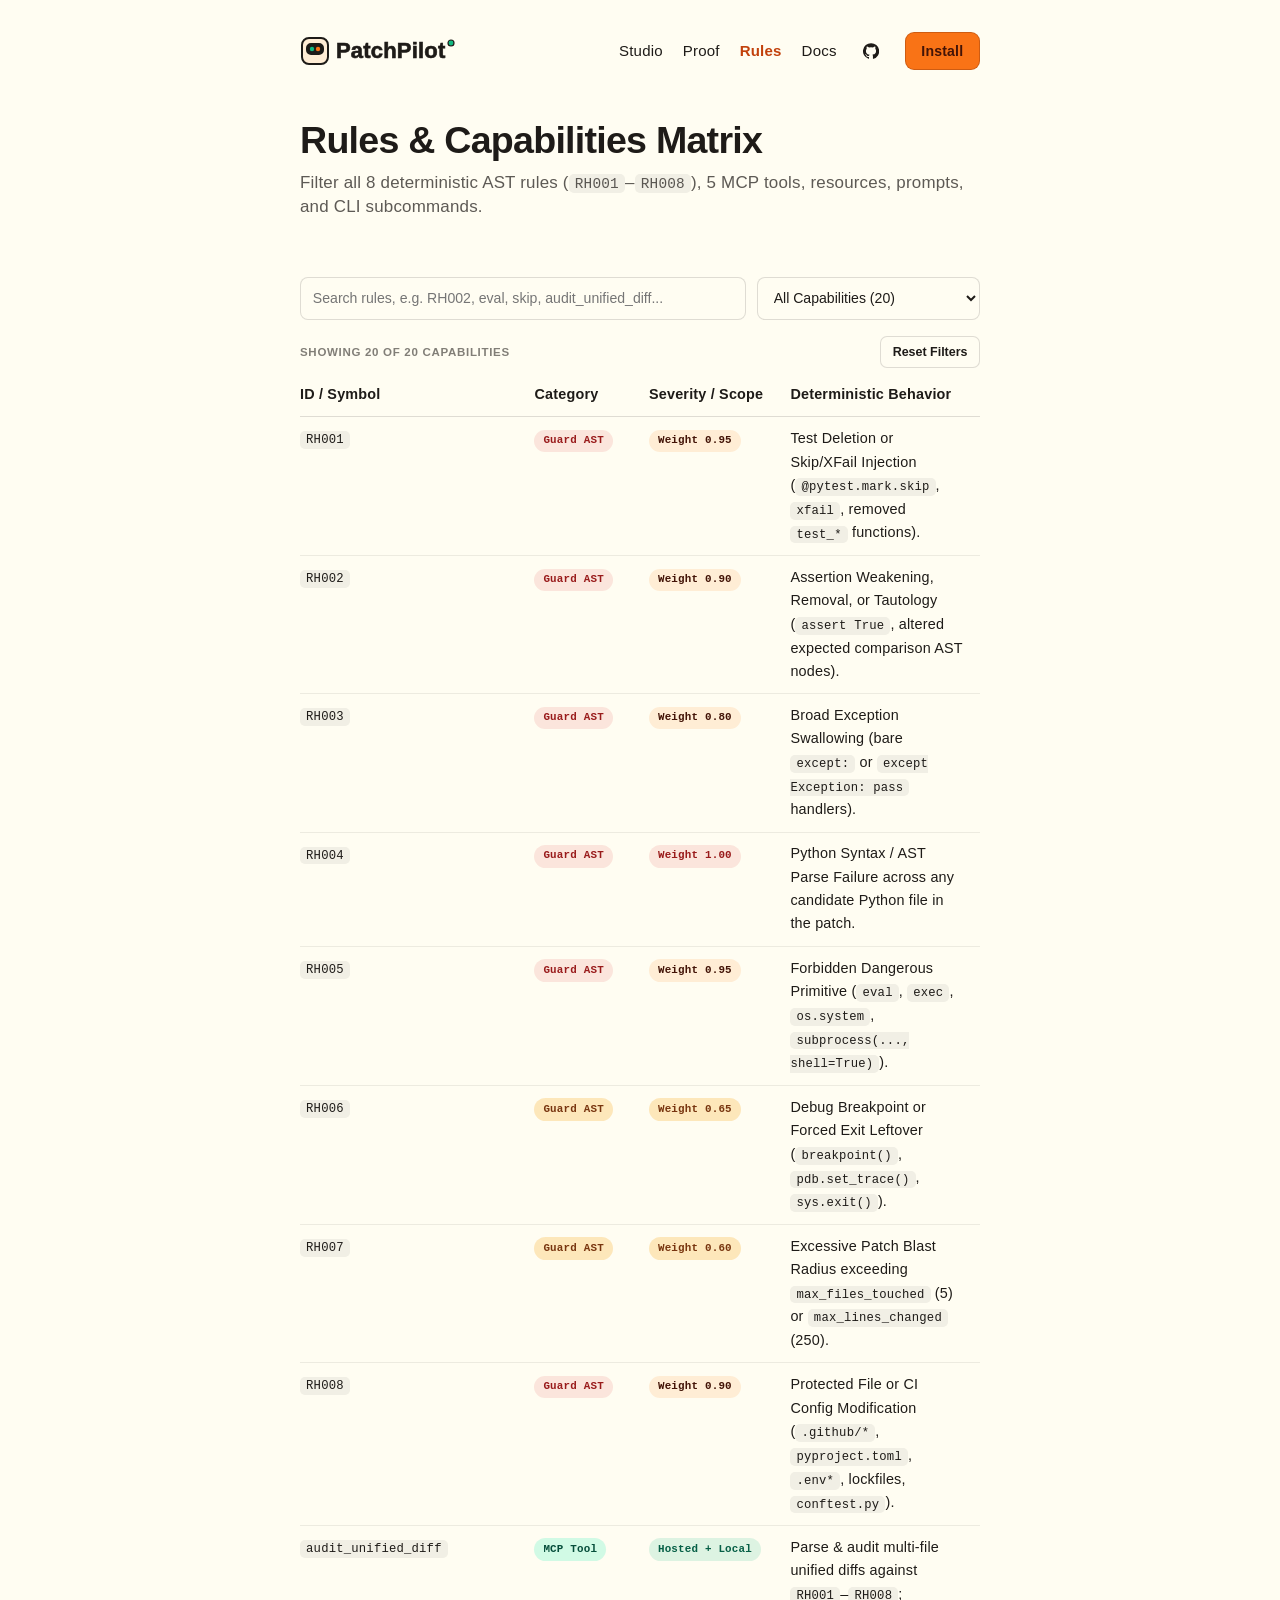
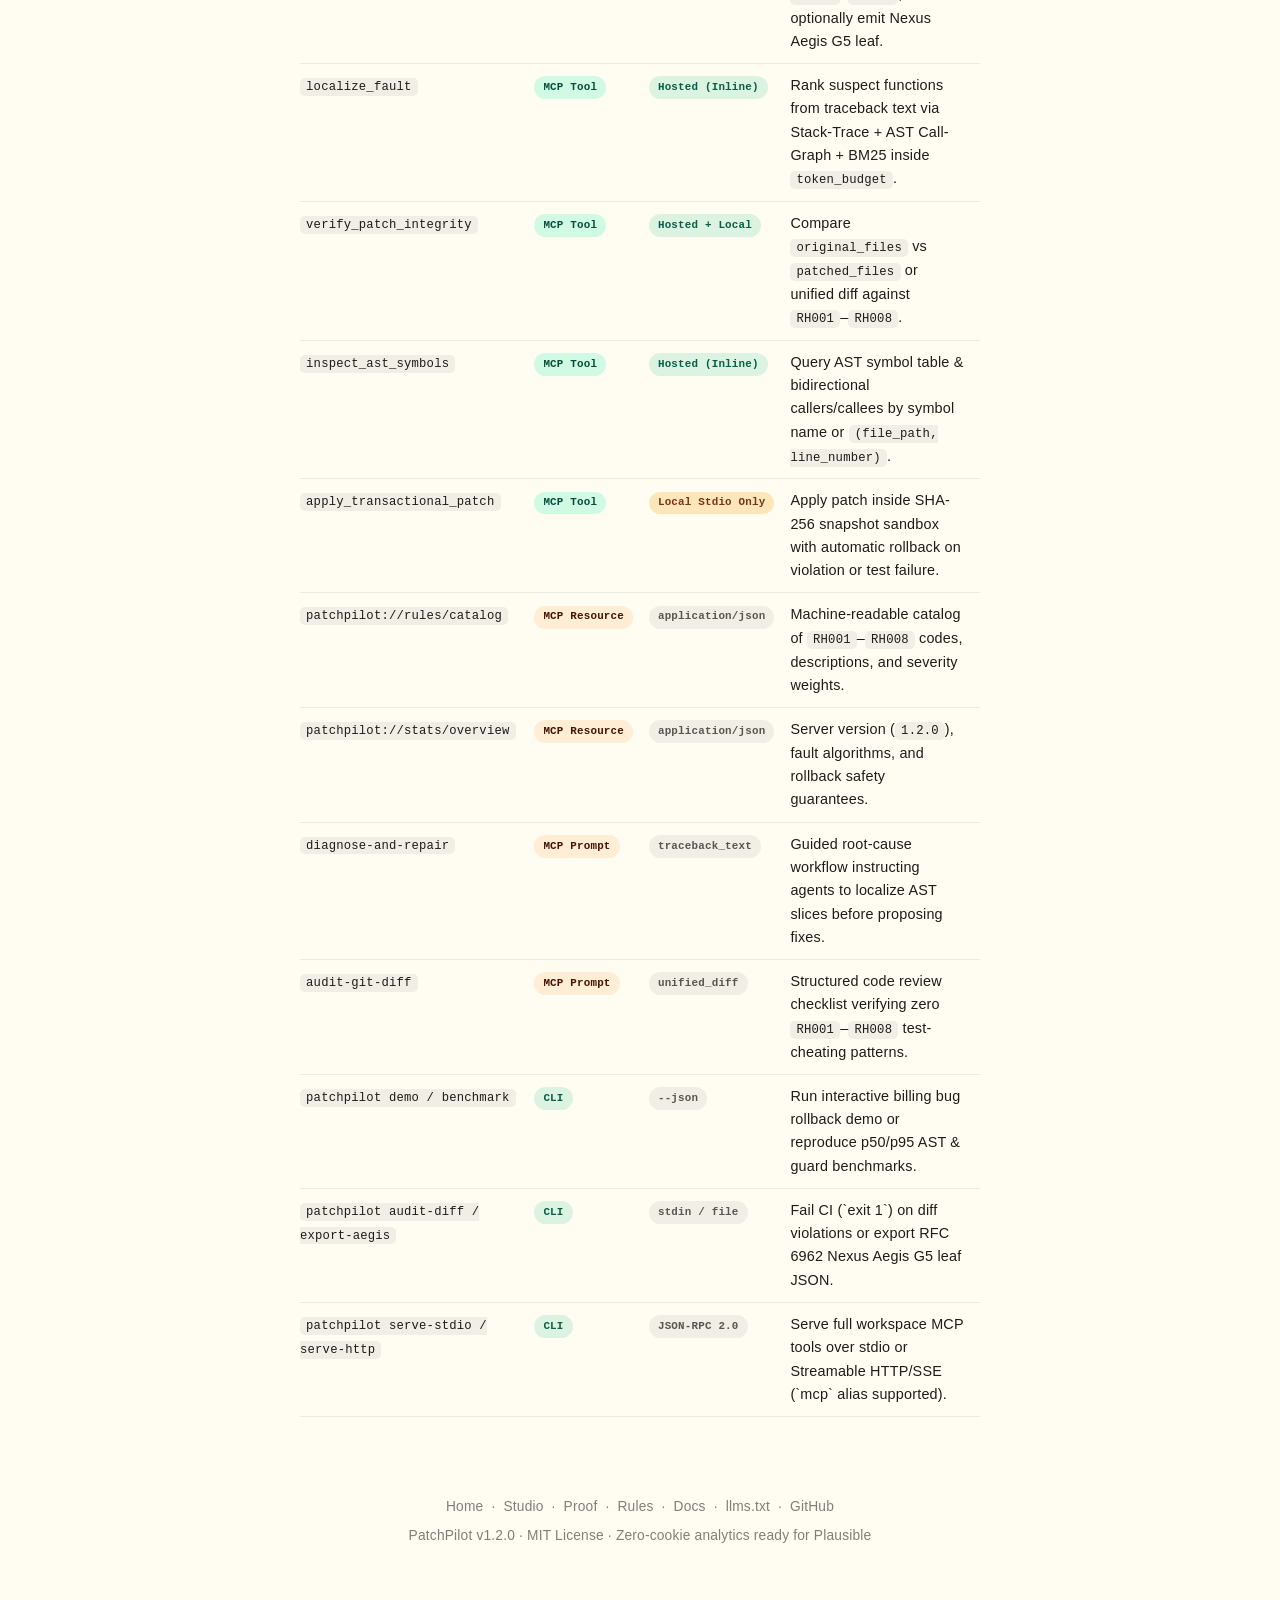
<file: website/rules.html>
<!doctype html>
<html lang="en">
<head>
  <meta charset="utf-8" />
  <meta name="viewport" content="width=device-width, initial-scale=1" />
  <title>PatchPilot Rules &amp; MCP Capabilities Matrix (RH001–RH008)</title>
  <meta name="description" content="Explore all 8 PatchPilot AST anti-reward-hacking rules (RH001-RH008), 5 MCP tools, resources, prompts, and CLI subcommands." />
  <link rel="canonical" href="https://codesphere-u.github.io/patchpilot/rules.html" />
  <meta property="og:type" content="article" />
  <meta property="og:title" content="PatchPilot Rules &amp; MCP Matrix" />
  <meta property="og:description" content="Searchable matrix of AST guard rules RH001-RH008, severity weights, and JSON-RPC 2.0 MCP tools." />
  <meta property="og:url" content="https://codesphere-u.github.io/patchpilot/rules.html" />
  <meta property="og:image" content="https://codesphere-u.github.io/patchpilot/og-image.svg" />
  <link rel="icon" type="image/svg+xml" href="favicon.svg" />
  <link rel="manifest" href="manifest.webmanifest" />
  <link rel="alternate" type="text/plain" href="llms.txt" />
  <link rel="stylesheet" href="styles.css" />
  <script type="application/ld+json">
  {
    "@context": "https://schema.org",
    "@type": "TechArticle",
    "headline": "PatchPilot AST Rules RH001-RH008 & MCP Tools Matrix",
    "description": "Filterable reference of AST anti-reward-hacking rules, severity weights, Model Context Protocol tools, resources, prompts, and CLI commands.",
    "url": "https://codesphere-u.github.io/patchpilot/rules.html",
    "author": {
      "@type": "Person",
      "name": "Akandwanaho Ivan Alvin"
    }
  }
  </script>
</head>
<body data-analytics="plausible">
  <div class="page-col">
    <header class="site-header">
      <a class="brand-link" href="index.html" aria-label="PatchPilot Home">
        <svg class="brand-wordmark-svg" viewBox="0 0 196 36" width="196" height="36" role="img" aria-label="PatchPilot">
          <g fill="#f97316" stroke="#1e1b18" stroke-width="2" stroke-linejoin="round">
            <rect x="2" y="5" width="26" height="26" rx="7" fill="#ffedd5"/>
            <rect x="7" y="11" width="16" height="10" rx="4" fill="#1e1b18"/>
            <circle cx="12" cy="16" r="2.2" fill="#10b981" stroke="none"/>
            <circle cx="18" cy="16" r="2.2" fill="#f97316" stroke="none"/>
          </g>
          <text x="36" y="25" font-family="-apple-system,Segoe UI,sans-serif" font-size="22" font-weight="800" fill="#1e1b18" stroke="#1e1b18" stroke-width="0.6">PatchPilot</text>
          <circle cx="151" cy="10" r="3" fill="#10b981" stroke="#1e1b18" stroke-width="1.2"/>
        </svg>
      </a>
      <nav class="header-nav" aria-label="Primary Navigation">
        <a href="studio.html">Studio</a>
        <a href="proof.html">Proof</a>
        <a href="rules.html" class="active">Rules</a>
        <a href="docs.html">Docs</a>
        <a class="icon-link" href="https://github.com/codesphere-u/patchpilot" aria-label="PatchPilot GitHub Repository" target="_blank" rel="noopener">
          <svg width="16" height="16" viewBox="0 0 24 24" fill="currentColor" aria-hidden="true"><path d="M12 .3a12 12 0 0 0-3.8 23.4c.6.1.8-.3.8-.6v-2.1c-3.3.7-4-1.4-4-1.4-.6-1.4-1.4-1.8-1.4-1.8-1.1-.8.1-.8.1-.8 1.2.1 1.9 1.3 1.9 1.3 1.1 1.8 2.8 1.3 3.5 1 .1-.8.4-1.3.8-1.6-2.7-.3-5.5-1.3-5.5-5.9 0-1.3.5-2.4 1.2-3.2-.1-.3-.5-1.5.1-3.2 0 0 1-.3 3.3 1.2a11.5 11.5 0 0 1 6 0c2.3-1.5 3.3-1.2 3.3-1.2.6 1.7.2 2.9.1 3.2.8.8 1.2 1.9 1.2 3.2 0 4.6-2.8 5.6-5.5 5.9.4.4.8 1.1.8 2.2v3.3c0 .3.2.7.8.6A12 12 0 0 0 12 .3"/></svg>
        </a>
        <a class="nav-pill" href="docs.html">Install</a>
      </nav>
    </header>

    <main>
      <section class="page-hero">
        <h1>Rules &amp; Capabilities Matrix</h1>
        <p class="hero-sub">Filter all 8 deterministic AST rules (<code>RH001</code>–<code>RH008</code>), 5 MCP tools, resources, prompts, and CLI subcommands.</p>
      </section>

      <section aria-label="Rules Filter">
        <div class="rules-filter">
          <input class="input" id="rules-search" type="search" placeholder="Search rules, e.g. RH002, eval, skip, audit_unified_diff..." aria-label="Search rules and MCP capabilities" />
          <select class="select" id="rules-category" aria-label="Filter by category">
            <option value="all">All Capabilities (20)</option>
            <option value="guard">AST Guard Rules (8)</option>
            <option value="mcp-tool">MCP Tools (5)</option>
            <option value="mcp-surface">MCP Resources &amp; Prompts (4)</option>
            <option value="cli">CLI Subcommands (3)</option>
          </select>
        </div>
        <div class="toolbar-between" style="margin-bottom:0.75rem;">
          <span class="eyebrow-label" id="rules-count" style="margin:0;">Showing 20 of 20 capabilities</span>
          <button type="button" class="action-mini" id="rules-reset">Reset Filters</button>
        </div>

        <div class="doc-table-wrap">
          <table class="doc-table" id="rules-table">
            <thead>
              <tr>
                <th>ID / Symbol</th>
                <th>Category</th>
                <th>Severity / Scope</th>
                <th>Deterministic Behavior</th>
              </tr>
            </thead>
            <tbody id="rules-tbody">
              <tr data-cat="guard"><td><code>RH001</code></td><td><span class="pill pill-bad">Guard AST</span></td><td><span class="pill pill-copper">Weight 0.95</span></td><td>Test Deletion or Skip/XFail Injection (<code>@pytest.mark.skip</code>, <code>xfail</code>, removed <code>test_*</code> functions).</td></tr>
              <tr data-cat="guard"><td><code>RH002</code></td><td><span class="pill pill-bad">Guard AST</span></td><td><span class="pill pill-copper">Weight 0.90</span></td><td>Assertion Weakening, Removal, or Tautology (<code>assert True</code>, altered expected comparison AST nodes).</td></tr>
              <tr data-cat="guard"><td><code>RH003</code></td><td><span class="pill pill-bad">Guard AST</span></td><td><span class="pill pill-copper">Weight 0.80</span></td><td>Broad Exception Swallowing (bare <code>except:</code> or <code>except Exception: pass</code> handlers).</td></tr>
              <tr data-cat="guard"><td><code>RH004</code></td><td><span class="pill pill-bad">Guard AST</span></td><td><span class="pill pill-bad">Weight 1.00</span></td><td>Python Syntax / AST Parse Failure across any candidate Python file in the patch.</td></tr>
              <tr data-cat="guard"><td><code>RH005</code></td><td><span class="pill pill-bad">Guard AST</span></td><td><span class="pill pill-copper">Weight 0.95</span></td><td>Forbidden Dangerous Primitive (<code>eval</code>, <code>exec</code>, <code>os.system</code>, <code>subprocess(..., shell=True)</code>).</td></tr>
              <tr data-cat="guard"><td><code>RH006</code></td><td><span class="pill pill-warn">Guard AST</span></td><td><span class="pill pill-warn">Weight 0.65</span></td><td>Debug Breakpoint or Forced Exit Leftover (<code>breakpoint()</code>, <code>pdb.set_trace()</code>, <code>sys.exit()</code>).</td></tr>
              <tr data-cat="guard"><td><code>RH007</code></td><td><span class="pill pill-warn">Guard AST</span></td><td><span class="pill pill-warn">Weight 0.60</span></td><td>Excessive Patch Blast Radius exceeding <code>max_files_touched</code> (5) or <code>max_lines_changed</code> (250).</td></tr>
              <tr data-cat="guard"><td><code>RH008</code></td><td><span class="pill pill-bad">Guard AST</span></td><td><span class="pill pill-copper">Weight 0.90</span></td><td>Protected File or CI Config Modification (<code>.github/*</code>, <code>pyproject.toml</code>, <code>.env*</code>, lockfiles, <code>conftest.py</code>).</td></tr>

              <tr data-cat="mcp-tool"><td><code>audit_unified_diff</code></td><td><span class="pill pill-mint">MCP Tool</span></td><td><span class="pill pill-good">Hosted + Local</span></td><td>Parse &amp; audit multi-file unified diffs against <code>RH001</code>–<code>RH008</code>; optionally emit Nexus Aegis G5 leaf.</td></tr>
              <tr data-cat="mcp-tool"><td><code>localize_fault</code></td><td><span class="pill pill-mint">MCP Tool</span></td><td><span class="pill pill-good">Hosted (Inline)</span></td><td>Rank suspect functions from traceback text via Stack-Trace + AST Call-Graph + BM25 inside <code>token_budget</code>.</td></tr>
              <tr data-cat="mcp-tool"><td><code>verify_patch_integrity</code></td><td><span class="pill pill-mint">MCP Tool</span></td><td><span class="pill pill-good">Hosted + Local</span></td><td>Compare <code>original_files</code> vs <code>patched_files</code> or unified diff against <code>RH001</code>–<code>RH008</code>.</td></tr>
              <tr data-cat="mcp-tool"><td><code>inspect_ast_symbols</code></td><td><span class="pill pill-mint">MCP Tool</span></td><td><span class="pill pill-good">Hosted (Inline)</span></td><td>Query AST symbol table &amp; bidirectional callers/callees by symbol name or <code>(file_path, line_number)</code>.</td></tr>
              <tr data-cat="mcp-tool"><td><code>apply_transactional_patch</code></td><td><span class="pill pill-mint">MCP Tool</span></td><td><span class="pill pill-warn">Local Stdio Only</span></td><td>Apply patch inside SHA-256 snapshot sandbox with automatic rollback on violation or test failure.</td></tr>

              <tr data-cat="mcp-surface"><td><code>patchpilot://rules/catalog</code></td><td><span class="pill pill-copper">MCP Resource</span></td><td><span class="pill">application/json</span></td><td>Machine-readable catalog of <code>RH001</code>–<code>RH008</code> codes, descriptions, and severity weights.</td></tr>
              <tr data-cat="mcp-surface"><td><code>patchpilot://stats/overview</code></td><td><span class="pill pill-copper">MCP Resource</span></td><td><span class="pill">application/json</span></td><td>Server version (<code>1.2.0</code>), fault algorithms, and rollback safety guarantees.</td></tr>
              <tr data-cat="mcp-surface"><td><code>diagnose-and-repair</code></td><td><span class="pill pill-copper">MCP Prompt</span></td><td><span class="pill">traceback_text</span></td><td>Guided root-cause workflow instructing agents to localize AST slices before proposing fixes.</td></tr>
              <tr data-cat="mcp-surface"><td><code>audit-git-diff</code></td><td><span class="pill pill-copper">MCP Prompt</span></td><td><span class="pill">unified_diff</span></td><td>Structured code review checklist verifying zero <code>RH001</code>–<code>RH008</code> test-cheating patterns.</td></tr>

              <tr data-cat="cli"><td><code>patchpilot demo / benchmark</code></td><td><span class="pill pill-good">CLI</span></td><td><span class="pill">--json</span></td><td>Run interactive billing bug rollback demo or reproduce p50/p95 AST &amp; guard benchmarks.</td></tr>
              <tr data-cat="cli"><td><code>patchpilot audit-diff / export-aegis</code></td><td><span class="pill pill-good">CLI</span></td><td><span class="pill">stdin / file</span></td><td>Fail CI (`exit 1`) on diff violations or export RFC 6962 Nexus Aegis G5 leaf JSON.</td></tr>
              <tr data-cat="cli"><td><code>patchpilot serve-stdio / serve-http</code></td><td><span class="pill pill-good">CLI</span></td><td><span class="pill">JSON-RPC 2.0</span></td><td>Serve full workspace MCP tools over stdio or Streamable HTTP/SSE (`mcp` alias supported).</td></tr>
            </tbody>
          </table>
        </div>
      </section>
    </main>

    <footer class="site-footer">
      <div class="footer-links">
        <a href="index.html">Home</a> ·
        <a href="studio.html">Studio</a> ·
        <a href="proof.html">Proof</a> ·
        <a href="rules.html">Rules</a> ·
        <a href="docs.html">Docs</a> ·
        <a href="llms.txt">llms.txt</a> ·
        <a href="https://github.com/codesphere-u/patchpilot" target="_blank" rel="noopener">GitHub</a>
      </div>
      <div>PatchPilot v1.2.0 · MIT License · Zero-cookie analytics ready for Plausible</div>
    </footer>
  </div>
  <div class="toast" id="toast" role="status" aria-live="polite"></div>
  <script src="app.js"></script>
</body>
</html>
</file>
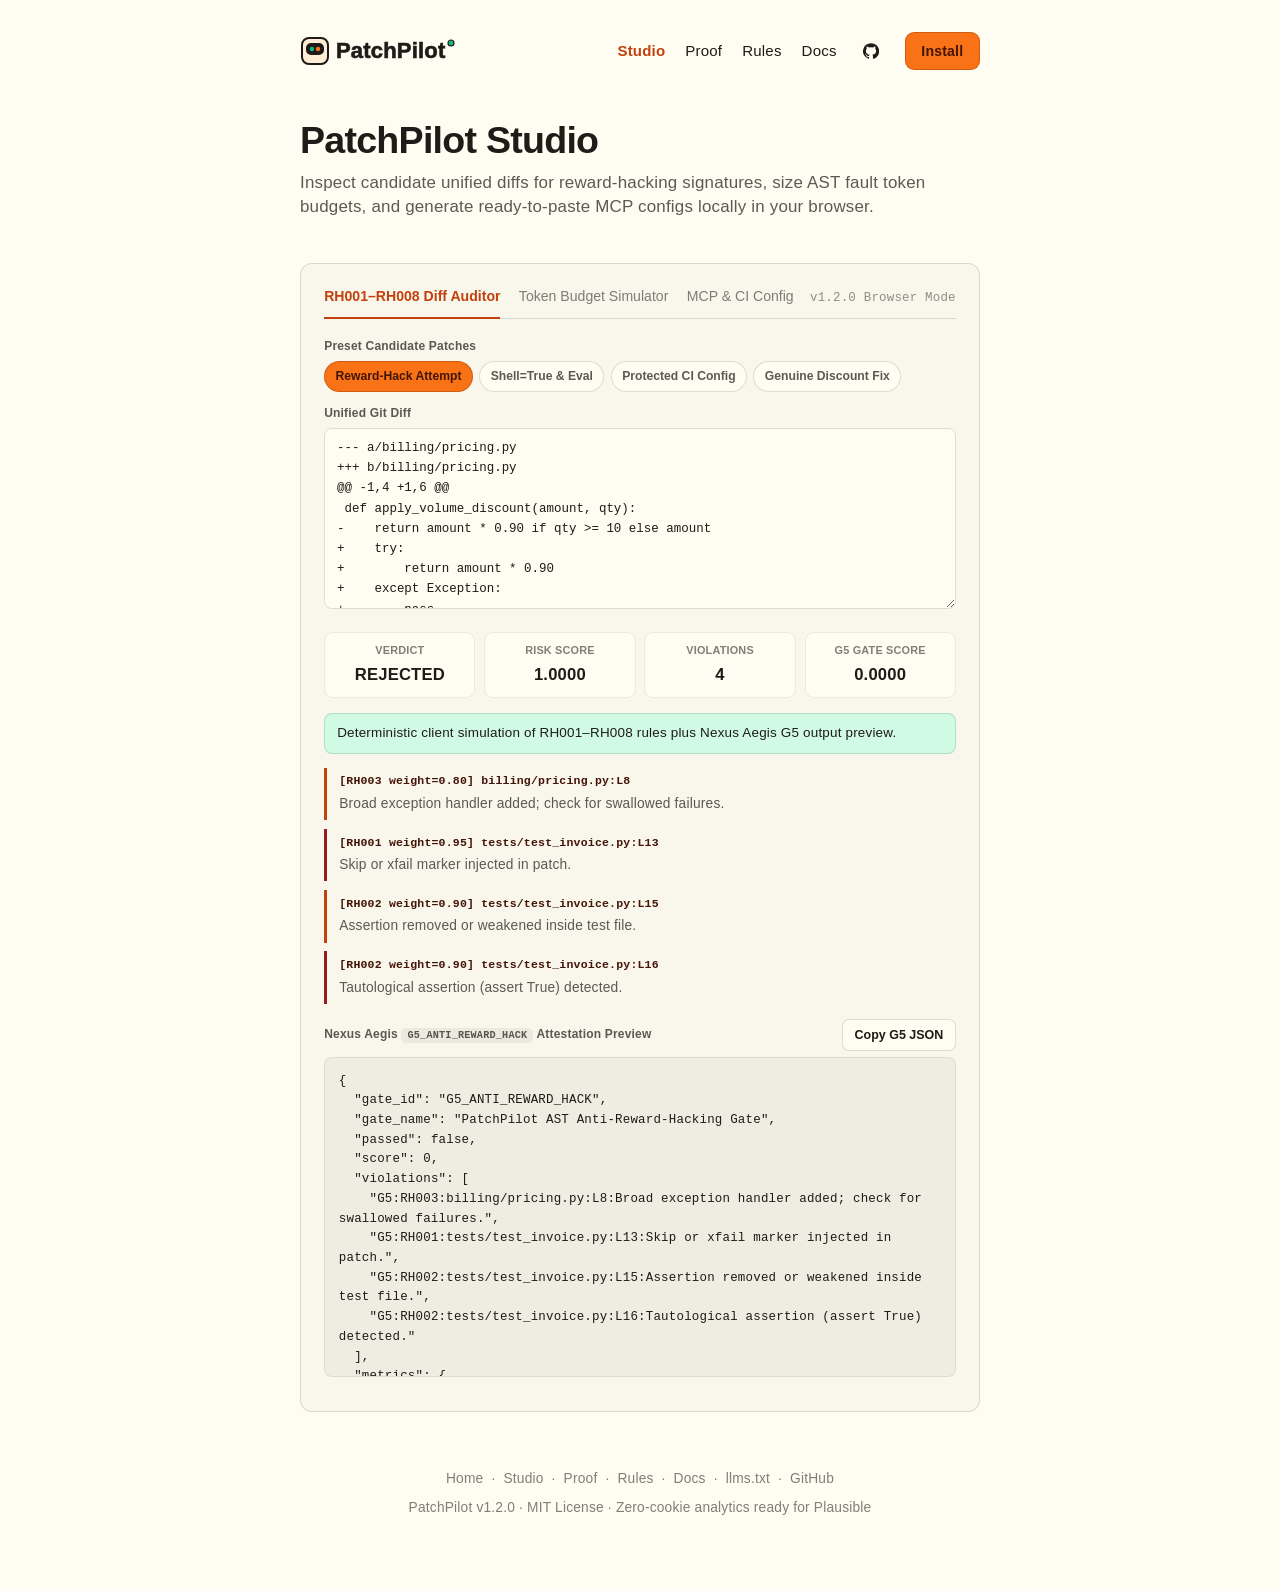
<file: website/studio.html>
<!doctype html>
<html lang="en">
<head>
  <meta charset="utf-8" />
  <meta name="viewport" content="width=device-width, initial-scale=1" />
  <title>PatchPilot Studio — Live RH001–RH008 Diff Auditor &amp; Token Simulator</title>
  <meta name="description" content="Audit unified diffs for reward hacking rules RH001-RH008, simulate AST token-budget fault localization, and export MCP configs." />
  <link rel="canonical" href="https://codesphere-u.github.io/patchpilot/studio.html" />
  <meta property="og:type" content="website" />
  <meta property="og:title" content="PatchPilot Interactive Studio" />
  <meta property="og:description" content="Test RH001-RH008 anti-reward-hacking rules and AST token-budget ranking right in your browser." />
  <meta property="og:url" content="https://codesphere-u.github.io/patchpilot/studio.html" />
  <meta property="og:image" content="https://codesphere-u.github.io/patchpilot/og-image.svg" />
  <link rel="icon" type="image/svg+xml" href="favicon.svg" />
  <link rel="manifest" href="manifest.webmanifest" />
  <link rel="alternate" type="text/plain" href="llms.txt" />
  <link rel="stylesheet" href="styles.css" />
  <script type="application/ld+json">
  {
    "@context": "https://schema.org",
    "@type": "WebApplication",
    "name": "PatchPilot Studio",
    "applicationCategory": "DeveloperApplication",
    "operatingSystem": "Web",
    "url": "https://codesphere-u.github.io/patchpilot/studio.html",
    "softwareVersion": "1.2.0",
    "description": "In-browser simulator for unified diff reward-hacking checks (RH001-RH008), AST fault token budget sizing, and MCP client configuration."
  }
  </script>
</head>
<body data-analytics="plausible">
  <div class="page-col">
    <header class="site-header">
      <a class="brand-link" href="index.html" aria-label="PatchPilot Home">
        <svg class="brand-wordmark-svg" viewBox="0 0 196 36" width="196" height="36" role="img" aria-label="PatchPilot">
          <g fill="#f97316" stroke="#1e1b18" stroke-width="2" stroke-linejoin="round">
            <rect x="2" y="5" width="26" height="26" rx="7" fill="#ffedd5"/>
            <rect x="7" y="11" width="16" height="10" rx="4" fill="#1e1b18"/>
            <circle cx="12" cy="16" r="2.2" fill="#10b981" stroke="none"/>
            <circle cx="18" cy="16" r="2.2" fill="#f97316" stroke="none"/>
          </g>
          <text x="36" y="25" font-family="-apple-system,Segoe UI,sans-serif" font-size="22" font-weight="800" fill="#1e1b18" stroke="#1e1b18" stroke-width="0.6">PatchPilot</text>
          <circle cx="151" cy="10" r="3" fill="#10b981" stroke="#1e1b18" stroke-width="1.2"/>
        </svg>
      </a>
      <nav class="header-nav" aria-label="Primary Navigation">
        <a href="studio.html" class="active">Studio</a>
        <a href="proof.html">Proof</a>
        <a href="rules.html">Rules</a>
        <a href="docs.html">Docs</a>
        <a class="icon-link" href="https://github.com/codesphere-u/patchpilot" aria-label="PatchPilot GitHub Repository" target="_blank" rel="noopener">
          <svg width="16" height="16" viewBox="0 0 24 24" fill="currentColor" aria-hidden="true"><path d="M12 .3a12 12 0 0 0-3.8 23.4c.6.1.8-.3.8-.6v-2.1c-3.3.7-4-1.4-4-1.4-.6-1.4-1.4-1.8-1.4-1.8-1.1-.8.1-.8.1-.8 1.2.1 1.9 1.3 1.9 1.3 1.1 1.8 2.8 1.3 3.5 1 .1-.8.4-1.3.8-1.6-2.7-.3-5.5-1.3-5.5-5.9 0-1.3.5-2.4 1.2-3.2-.1-.3-.5-1.5.1-3.2 0 0 1-.3 3.3 1.2a11.5 11.5 0 0 1 6 0c2.3-1.5 3.3-1.2 3.3-1.2.6 1.7.2 2.9.1 3.2.8.8 1.2 1.9 1.2 3.2 0 4.6-2.8 5.6-5.5 5.9.4.4.8 1.1.8 2.2v3.3c0 .3.2.7.8.6A12 12 0 0 0 12 .3"/></svg>
        </a>
        <a class="nav-pill" href="docs.html">Install</a>
      </nav>
    </header>

    <main>
      <section class="page-hero">
        <h1>PatchPilot Studio</h1>
        <p class="hero-sub">Inspect candidate unified diffs for reward-hacking signatures, size AST fault token budgets, and generate ready-to-paste MCP configs locally in your browser.</p>
      </section>

      <section class="studio-frame" aria-label="Interactive PatchPilot Workbench">
        <div class="handy-tabs-bar">
          <div class="handy-tabs" role="tablist">
            <button type="button" class="handy-tab active" data-studio-tab="diff">RH001–RH008 Diff Auditor</button>
            <button type="button" class="handy-tab" data-studio-tab="localizer">Token Budget Simulator</button>
            <button type="button" class="handy-tab" data-studio-tab="config">MCP &amp; CI Config</button>
          </div>
          <span class="version-tag">v1.2.0 Browser Mode</span>
        </div>

        <div class="studio-panel active" id="panel-diff">
          <div class="field">
            <label>Preset Candidate Patches</label>
            <div class="preset-pills" id="diff-presets">
              <button type="button" class="chip-btn active" data-diff-preset="cheat">Reward-Hack Attempt</button>
              <button type="button" class="chip-btn" data-diff-preset="danger">Shell=True &amp; Eval</button>
              <button type="button" class="chip-btn" data-diff-preset="protected">Protected CI Config</button>
              <button type="button" class="chip-btn" data-diff-preset="clean">Genuine Discount Fix</button>
            </div>
          </div>
          <div class="field">
            <label for="studio-diff-input">Unified Git Diff</label>
            <textarea class="textarea" id="studio-diff-input" rows="8"></textarea>
          </div>
          <div class="score-row">
            <div class="score-cell"><span>Verdict</span><strong id="st-verdict">REJECTED</strong></div>
            <div class="score-cell"><span>Risk Score</span><strong id="st-risk">1.0000</strong></div>
            <div class="score-cell"><span>Violations</span><strong id="st-violations-count">3</strong></div>
            <div class="score-cell"><span>G5 Gate Score</span><strong id="st-g5-score">0.0000</strong></div>
          </div>
          <div class="diag-note" id="st-diff-summary">Deterministic client simulation of RH001–RH008 rules plus Nexus Aegis G5 output preview.</div>
          <div class="rw-list" id="st-violations-list"></div>
          <div class="field" style="margin-top:0.95rem;">
            <div class="toolbar-between" style="margin-bottom:0.35rem;">
              <label style="margin:0;">Nexus Aegis <code>G5_ANTI_REWARD_HACK</code> Attestation Preview</label>
              <button type="button" class="action-mini" id="copy-aegis-json">Copy G5 JSON</button>
            </div>
            <pre class="code-block" id="st-aegis-preview"></pre>
          </div>
        </div>

        <div class="studio-panel" id="panel-localizer">
          <div class="form-row-2">
            <div class="field">
              <label for="loc-scenario">Failure Scenario Preset</label>
              <select class="select" id="loc-scenario">
                <option value="billing">Billing Volume Discount (303 tokens in 3 slices)</option>
                <option value="auth">JWT Expiry Skew (412 tokens in 3 slices)</option>
                <option value="webhook">Webhook Signature Verifier (358 tokens in 3 slices)</option>
              </select>
            </div>
            <div class="field">
              <label for="loc-topk">Top-K Functions</label>
              <select class="select" id="loc-topk">
                <option value="1">1 slice (Minimal)</option>
                <option value="2">2 slices</option>
                <option value="3" selected>3 slices (Recommended)</option>
                <option value="5">5 slices (Extended)</option>
              </select>
            </div>
          </div>
          <div class="field">
            <label for="loc-budget">Strict Token Budget: <strong id="loc-budget-val">600</strong> tokens</label>
            <input class="input" type="range" id="loc-budget" min="200" max="2000" step="50" value="600" />
          </div>
          <div class="score-row">
            <div class="score-cell"><span>Full Repo Tokens</span><strong id="loc-full-tokens">8,940</strong></div>
            <div class="score-cell"><span>Packed Tokens</span><strong id="loc-used-tokens">303</strong></div>
            <div class="score-cell"><span>Token Reduction</span><strong id="loc-savings">96.6%</strong></div>
            <div class="score-cell"><span>Slices Included</span><strong id="loc-slices-count">3 / 3</strong></div>
          </div>
          <div class="rw-list" id="loc-suspect-list"></div>
          <div class="field" style="margin-top:0.95rem;">
            <label>Formatted AST Context Prompt</label>
            <pre class="code-block" id="loc-prompt-out"></pre>
          </div>
        </div>

        <div class="studio-panel" id="panel-config">
          <div class="form-row-2">
            <div class="field">
              <label for="cfg-target">Target Client / Workflow</label>
              <select class="select" id="cfg-target">
                <option value="hosted">Claude Code / Cursor (Hosted Vercel MCP)</option>
                <option value="stdio">Claude Desktop / Cursor (Local Stdio Sandbox)</option>
                <option value="uvx">Portable uvx Stdio Config</option>
                <option value="github">GitHub Actions PR Diff Gate</option>
              </select>
            </div>
            <div class="field">
              <label for="cfg-workspace">Workspace Path (for local stdio)</label>
              <input class="input" id="cfg-workspace" type="text" value="/path/to/your/repo" />
            </div>
          </div>
          <div class="toolbar-between" style="margin-bottom:0.45rem;">
            <span class="eyebrow-label" style="margin:0;">Generated Configuration</span>
            <button type="button" class="action-mini" id="copy-cfg-btn">Copy Config</button>
          </div>
          <pre class="code-block" id="cfg-output"></pre>
        </div>
      </section>
    </main>

    <footer class="site-footer">
      <div class="footer-links">
        <a href="index.html">Home</a> ·
        <a href="studio.html">Studio</a> ·
        <a href="proof.html">Proof</a> ·
        <a href="rules.html">Rules</a> ·
        <a href="docs.html">Docs</a> ·
        <a href="llms.txt">llms.txt</a> ·
        <a href="https://github.com/codesphere-u/patchpilot" target="_blank" rel="noopener">GitHub</a>
      </div>
      <div>PatchPilot v1.2.0 · MIT License · Zero-cookie analytics ready for Plausible</div>
    </footer>
  </div>
  <div class="toast" id="toast" role="status" aria-live="polite"></div>
  <script src="app.js"></script>
</body>
</html>
</file>
<file: website/styles.css>
/* PatchPilot — Handy-Inspired Warm Editorial Light Theme (Copper Orange & Surgical Mint) */
:root {
  --bg: #fffdf2;
  --bg-elevated: #f6f2e2;
  --bg-card: #fbf8eb;
  --text: #1e1b18;
  --text-70: rgba(30, 27, 24, 0.72);
  --text-55: rgba(30, 27, 24, 0.56);
  --text-45: rgba(30, 27, 24, 0.48);
  --rule: rgba(30, 27, 24, 0.14);
  --rule-soft: rgba(30, 27, 24, 0.08);
  --tint-2: rgba(30, 27, 24, 0.024);
  --tint-4: rgba(30, 27, 24, 0.042);
  --tint-5: rgba(30, 27, 24, 0.058);
  --tint-8: rgba(30, 27, 24, 0.095);

  /* Primary Accent: Copper Terracotta Orange */
  --accent: #f97316;
  --accent-hover: #ea580c;
  --accent-light: #ffedd5;
  --accent-dark: #431407;
  --accent-rail: #c2410c;

  /* Secondary Accent: Surgical Mint */
  --mint: #10b981;
  --mint-hover: #059669;
  --mint-light: #d1fae5;
  --mint-dark: #064e3b;

  --pass-bg: rgba(16, 185, 129, 0.14);
  --pass-ink: #065f46;
  --warn-bg: rgba(245, 158, 11, 0.24);
  --warn-ink: #78350f;
  --bad-bg: rgba(220, 38, 38, 0.11);
  --bad-ink: #991b1b;

  --syn-cmd: #c2410c;
  --syn-arg: #047857;
  --syn-str: #1e1b18;

  --white: #ffffff;
  --radius-xl: 14px;
  --radius-lg: 10px;
  --radius-md: 8px;

  --font-sans: -apple-system, BlinkMacSystemFont, "Segoe UI", Roboto, Oxygen, Ubuntu, Cantarell, sans-serif;
  --font-mono: ui-monospace, SFMono-Regular, Menlo, Monaco, Consolas, monospace;
}

*, *::before, *::after { box-sizing: border-box; }
html { max-width: 100%; overflow-x: clip; scroll-behavior: smooth; }
body {
  margin: 0;
  background: var(--bg);
  color: var(--text);
  font-family: var(--font-sans);
  font-size: 1rem;
  line-height: 1.62;
  letter-spacing: 0.012rem;
  -webkit-font-smoothing: antialiased;
  overflow-x: clip;
}
a { color: inherit; text-decoration: none; }
[hidden] { display: none !important; }
button, input, select, textarea { font: inherit; color: inherit; }
code { font-family: var(--font-mono); font-size: 0.85em; background: var(--tint-5); padding: 0.12rem 0.38rem; border-radius: 5px; }
:focus-visible { outline: 2px solid var(--accent-rail); outline-offset: 2px; }

.page-col { width: min(680px, 100% - 2rem); margin-inline: auto; display: flex; flex-direction: column; gap: 2.75rem; padding-bottom: 4.5rem; }
.page-col.page-col-docs { width: min(940px, 100% - 2rem); gap: 2.25rem; }
.page-col > main { display: flex; flex-direction: column; gap: 2.75rem; min-width: 0; width: 100%; }
.page-col.page-col-docs > main { gap: 2rem; }
.page-col > main > * { min-width: 0; max-width: 100%; }
.hairline { width: 100%; height: 1px; background: var(--rule); border: 0; margin: 0; }

.site-header { width: 100%; display: flex; align-items: center; justify-content: space-between; gap: 1rem; padding-top: 2rem; }
.brand-link { display: inline-flex; align-items: center; gap: 0.5rem; white-space: nowrap; flex-shrink: 0; }
.brand-wordmark-svg { height: 36px; width: 196px; display: block; }
.header-nav { display: flex; align-items: center; gap: 1.25rem; font-size: 0.94rem; font-weight: 500; }
.header-nav a:not(.nav-pill):hover { color: var(--accent-rail); }
.header-nav a.active { color: var(--accent-rail); font-weight: 700; }
.icon-link { display: inline-flex; align-items: center; justify-content: center; width: 28px; height: 28px; border-radius: 999px; }
.icon-link:hover { background: var(--mint-light); color: var(--mint-dark); }
.nav-pill {
  background: var(--accent);
  color: var(--accent-dark);
  padding: 0.42rem 0.98rem;
  border-radius: 9px;
  font-size: 0.88rem;
  font-weight: 700;
  border: 1px solid rgba(67, 20, 7, 0.24);
  white-space: nowrap;
}
.nav-pill:hover { background: var(--accent-hover); color: var(--white); }

.hero-duo { display: flex; align-items: center; gap: 1.85rem; padding-top: 0.45rem; }
.mascot-wrap { flex: 0 0 136px; width: 136px; height: 136px; }
.mascot-wrap svg { width: 100%; height: 100%; display: block; }
.hero-copy { min-width: 0; flex: 1 1 auto; }
.hero-copy h1 { margin: 0 0 0.45rem; font-size: 2.32rem; font-weight: 700; line-height: 1.14; letter-spacing: -0.025em; }
.hero-sub { margin: 0; font-size: 1.15rem; font-weight: 500; line-height: 1.42; color: var(--text-70); }
.page-hero { display: flex; flex-direction: column; gap: 0.45rem; padding-top: 0.25rem; }
.page-hero h1 { margin: 0; font-size: 2.35rem; font-weight: 600; line-height: 1.2; letter-spacing: -0.02em; }
.page-hero .hero-sub { font-size: 1.06rem; }

.cta-area { position: relative; display: flex; flex-direction: column; align-items: center; gap: 0.72rem; }
.split-btn-group { display: inline-flex; align-items: stretch; max-width: 100%; border-radius: 10px; }
.split-main {
  border: 1px solid rgba(67, 20, 7, 0.26);
  border-right: 0;
  background: var(--accent);
  color: var(--accent-dark);
  padding: 0.72rem 1.55rem;
  border-radius: 10px 0 0 10px;
  cursor: pointer;
  text-align: center;
}
.split-main:hover, .split-caret:hover { background: var(--accent-hover); color: var(--white); }
.split-main strong { display: block; font-size: 1.04rem; font-weight: 700; line-height: 1.2; }
.split-main span { display: block; font-size: 0.74rem; font-weight: 600; opacity: 0.9; margin-top: 0.16rem; }
.split-caret {
  border: 1px solid rgba(67, 20, 7, 0.26);
  border-left: 1px solid rgba(67, 20, 7, 0.22);
  background: var(--accent);
  color: var(--accent-dark);
  padding: 0 0.92rem;
  border-radius: 0 10px 10px 0;
  cursor: pointer;
  display: inline-flex;
  align-items: center;
}
.cmd-caption {
  font-family: var(--font-mono);
  font-size: 0.77rem;
  color: var(--text-70);
  background: var(--tint-4);
  border: 1px solid var(--rule-soft);
  padding: 0.36rem 0.75rem;
  border-radius: 8px;
  max-width: 100%;
  overflow-wrap: anywhere;
  text-align: center;
}
.cta-popover {
  display: none;
  position: absolute;
  top: calc(100% - 1.5rem);
  left: 50%;
  transform: translateX(-50%);
  width: min(390px, calc(100vw - 2rem));
  z-index: 30;
  background: var(--white);
  border: 1px solid var(--rule);
  border-radius: 12px;
  padding: 0.85rem;
  box-shadow: 0 12px 28px rgba(30, 27, 24, 0.12);
}
.cta-popover.open { display: block; }
.pop-tabs { display: flex; gap: 0.35rem; border-bottom: 1px solid var(--rule-soft); padding-bottom: 0.5rem; margin-bottom: 0.7rem; flex-wrap: wrap; }
.pop-tab { border: none; background: transparent; padding: 0.25rem 0.5rem; font-size: 0.78rem; font-weight: 600; color: var(--text-55); cursor: pointer; border-bottom: 2px solid transparent; }
.pop-tab.active { color: var(--accent-rail); border-bottom-color: var(--accent-rail); }
.pop-cmd { display: flex; align-items: center; justify-content: space-between; gap: 0.5rem; background: var(--tint-4); border: 1px solid var(--rule-soft); border-radius: 8px; padding: 0.55rem 0.65rem; font-family: var(--font-mono); font-size: 0.75rem; }
.pop-cmd code { overflow-wrap: anywhere; white-space: pre-wrap; background: transparent; padding: 0; }

.handy-card { border: 1px solid var(--rule); border-radius: 12px; padding: 1.4rem 1.5rem; background: var(--tint-2); margin: 0.85rem 0 1.6rem; width: 100%; min-width: 0; }
.handy-tabs-bar { display: flex; align-items: center; justify-content: space-between; gap: 0.75rem; border-bottom: 1px solid var(--rule); margin-bottom: 1.1rem; flex-wrap: wrap; }
.handy-tabs { display: flex; flex-wrap: wrap; gap: 1.15rem; }
.handy-tab { border: none; background: transparent; padding: 0 0 0.58rem; margin-bottom: -1px; font-size: 0.88rem; font-weight: 500; color: var(--text-55); border-bottom: 2px solid transparent; cursor: pointer; }
.handy-tab:hover { color: var(--text); }
.handy-tab.active { color: var(--accent-rail); border-bottom-color: var(--accent-rail); font-weight: 600; }
.version-tag { font-size: 0.78rem; color: var(--text-45); font-family: var(--font-mono); padding-bottom: 0.5rem; }
.eyebrow-label { font-size: 0.72rem; font-weight: 600; text-transform: uppercase; letter-spacing: 0.06em; color: var(--text-55); margin: 0 0 0.55rem; }

.doc-codeblock { display: flex; align-items: flex-start; justify-content: space-between; gap: 0.75rem; background: var(--tint-4); border: 1px solid var(--rule-soft); border-radius: 8px; padding: 0.72rem 0.9rem; margin: 0.75rem 0 1.2rem; width: 100%; overflow-x: auto; }
.doc-codeblock pre { margin: 0; font-family: var(--font-mono); font-size: 0.83rem; line-height: 1.56; white-space: pre-wrap; word-break: break-word; flex: 1 1 auto; }
.syn-cmd { color: var(--syn-cmd); font-weight: 600; }
.syn-arg { color: var(--syn-arg); }
.copy-icon-btn { flex: 0 0 auto; border: none; background: transparent; color: var(--text-55); width: 28px; height: 28px; border-radius: 6px; display: inline-flex; align-items: center; justify-content: center; cursor: pointer; padding: 0; }
.copy-icon-btn:hover { background: var(--tint-8); color: var(--text); }

.docs-layout { display: flex; align-items: flex-start; gap: 2.75rem; margin-top: 0.5rem; width: 100%; }
.docs-sidebar { flex: 0 0 196px; width: 196px; position: sticky; top: 2rem; }
.docs-rail { list-style: none; margin: 0; padding: 0; border-left: 2px solid rgba(30, 27, 24, 0.11); display: flex; flex-direction: column; gap: 0.15rem; }
.doc-nav-item { display: flex; flex-direction: column; }
.doc-nav-link { display: block; width: 100%; text-align: left; background: transparent; border: none; border-left: 2px solid transparent; margin-left: -2px; padding: 0.28rem 0.25rem 0.28rem 0.85rem; font-size: 0.89rem; color: var(--text-70); cursor: pointer; }
.doc-nav-link:hover { color: var(--accent-rail); }
.doc-nav-link.active { color: var(--text); border-left-color: var(--accent-rail); font-weight: 600; }
.doc-subrail { list-style: none; margin: 0.12rem 0 0.42rem; padding: 0; display: none; flex-direction: column; gap: 0.12rem; }
.doc-subrail.open { display: flex; }
.doc-sub-link { display: block; padding: 0.18rem 0.25rem 0.18rem 1.45rem; margin-left: -2px; border-left: 2px solid transparent; font-size: 0.77rem; color: var(--text-45); }
.doc-sub-link:hover, .doc-sub-link.active { color: var(--accent-rail); }
.doc-sub-link.active { border-left-color: var(--mint-hover); font-weight: 600; }
.docs-mobile-nav { display: none; }
.doc-content { flex: 1 1 auto; min-width: 0; }
.doc-content h1 { font-size: 2.45rem; font-weight: 600; line-height: 1.24; letter-spacing: -0.02em; margin: 0 0 1.15rem; }
.doc-content h2 { font-size: 1.65rem; font-weight: 600; line-height: 1.3; margin: 2.15rem 0 0.75rem; scroll-margin-top: 1.5rem; }
.doc-content p { margin: 0 0 0.95rem; line-height: 1.65; }
.doc-content ul { margin: 0.65rem 0 1.25rem; padding-left: 1.35rem; }
.doc-content li { margin-bottom: 0.48rem; }
.doc-content a.inline-link { color: var(--accent-rail); text-decoration: underline; text-decoration-color: var(--mint); text-underline-offset: 3px; font-weight: 500; }

.doc-table-wrap { width: 100%; overflow-x: auto; margin: 0.9rem 0 1.4rem; }
.doc-table { width: 100%; border-collapse: collapse; font-size: 0.9rem; }
.doc-table th { text-align: left; padding: 0 1rem 0.65rem 0; font-weight: 600; border-bottom: 1px solid var(--rule); }
.doc-table td { padding: 0.62rem 1rem 0.62rem 0; border-bottom: 1px solid var(--rule-soft); vertical-align: top; }

.doc-pagination { display: flex; justify-content: space-between; align-items: center; gap: 1rem; margin-top: 2.75rem; padding-top: 1.5rem; border-top: 1px solid var(--rule); }
.page-step-btn { display: flex; flex-direction: column; gap: 0.15rem; border: none; background: transparent; padding: 0.55rem 0.4rem; cursor: pointer; text-align: left; }
.page-step-btn.next { text-align: right; margin-left: auto; }
.page-step-btn:hover { color: var(--accent-rail); }
.page-step-btn small { font-size: 0.74rem; color: var(--text-45); }
.page-step-btn strong { font-size: 0.94rem; font-weight: 600; }

.preview-frame { background: var(--tint-2); border: 1px solid var(--rule); border-radius: var(--radius-xl); width: 100%; overflow: hidden; }
.frame-bar { display: flex; flex-wrap: wrap; align-items: center; justify-content: space-between; gap: 0.65rem; padding: 0.68rem 0.95rem; background: var(--tint-4); border-bottom: 1px solid var(--rule-soft); }
.dots { display: inline-flex; gap: 6px; }
.dots span { width: 10px; height: 10px; border-radius: 999px; background: rgba(30, 27, 24, 0.18); }
.dots span:nth-child(1) { background: var(--accent-hover); }
.dots span:nth-child(2) { background: var(--mint); }
.frame-tabs { display: flex; flex-wrap: wrap; gap: 0.35rem; }
.frame-tab { border: 1px solid transparent; background: transparent; color: var(--text-70); padding: 0.32rem 0.68rem; border-radius: 8px; font-size: 0.8rem; font-weight: 600; cursor: pointer; }
.frame-tab.active { background: var(--accent-light); color: var(--accent-dark); border-color: rgba(67, 20, 7, 0.18); }
.frame-open-link { font-size: 0.8rem; font-weight: 700; color: var(--mint-dark); background: var(--mint-light); padding: 0.28rem 0.68rem; border-radius: 999px; white-space: nowrap; }
.frame-open-link:hover { background: var(--mint); color: var(--white); }
.preview-body { padding: 1rem 1.15rem; }
.preview-foot { display: flex; flex-wrap: wrap; align-items: center; justify-content: space-between; gap: 0.5rem; padding: 0.65rem 1.15rem; background: var(--tint-2); border-top: 1px solid var(--rule-soft); font-size: 0.8rem; color: var(--text-70); }
.preview-foot-links { display: inline-flex; gap: 0.85rem; font-weight: 600; color: var(--accent-rail); }

.studio-frame { border: 1px solid var(--rule); border-radius: 12px; background: var(--tint-2); padding: 1.35rem 1.45rem; width: 100%; }
.studio-panel { display: none; min-width: 0; }
.studio-panel.active { display: block; }
.form-row-2 { display: grid; grid-template-columns: repeat(2, minmax(0, 1fr)); gap: 0.75rem; margin-bottom: 0.85rem; }
.field { margin-bottom: 0.75rem; }
.field label { display: block; font-size: 0.75rem; font-weight: 600; color: var(--text-70); margin-bottom: 0.3rem; }
.input, .select, .textarea { width: 100%; padding: 0.56rem 0.74rem; border-radius: 8px; border: 1px solid var(--rule); background: var(--bg); font-size: 0.88rem; }
.textarea { min-height: 118px; resize: vertical; font-family: var(--font-mono); font-size: 0.78rem; }
.preset-pills { display: flex; flex-wrap: wrap; gap: 0.4rem; }
.chip-btn { border: 1px solid var(--rule); background: var(--bg); color: var(--text-70); padding: 0.28rem 0.65rem; border-radius: 999px; font-size: 0.76rem; font-weight: 600; cursor: pointer; }
.chip-btn.active { background: var(--accent); border-color: rgba(67, 20, 7, 0.24); color: var(--accent-dark); }
.score-row { display: grid; grid-template-columns: repeat(4, minmax(0, 1fr)); gap: 0.55rem; margin: 0.9rem 0; }
.score-cell { background: var(--bg); border: 1px solid var(--rule-soft); border-radius: 9px; padding: 0.55rem 0.65rem; text-align: center; }
.score-cell span { display: block; font-size: 0.68rem; font-weight: 700; color: var(--text-55); text-transform: uppercase; margin-bottom: 0.15rem; }
.score-cell strong { display: block; font-size: 1.04rem; font-weight: 700; }
.diag-note { font-size: 0.84rem; background: var(--mint-light); border: 1px solid rgba(6, 78, 59, 0.16); border-radius: 8px; padding: 0.55rem 0.75rem; margin: 0 0 0.85rem; }
.rw-list { display: grid; gap: 0.55rem; }
.rw-item { border-left: 3px solid var(--mint-hover); padding: 0.3rem 0 0.3rem 0.75rem; }
.rw-item.warn-border { border-left-color: var(--accent-rail); }
.rw-item.danger-border { border-left-color: var(--bad-ink); }
.rw-item span { display: block; font-family: var(--font-mono); font-size: 0.72rem; font-weight: 700; color: var(--accent-dark); }
.rw-item p { margin: 0.12rem 0 0; font-size: 0.86rem; color: var(--text-70); }
.code-block { margin: 0; background: var(--tint-4); border: 1px solid var(--rule-soft); border-radius: 8px; padding: 0.85rem; font-family: var(--font-mono); font-size: 0.78rem; line-height: 1.58; overflow-x: auto; max-height: 320px; white-space: pre-wrap; word-break: break-word; }
.toolbar-between { display: flex; flex-wrap: wrap; justify-content: space-between; align-items: center; gap: 0.55rem; }
.action-mini { border: 1px solid var(--rule); background: var(--bg); padding: 0.32rem 0.72rem; border-radius: 7px; font-size: 0.78rem; font-weight: 600; cursor: pointer; }
.action-mini:hover { background: var(--accent-light); color: var(--accent-dark); }

.editorial-grid { display: grid; grid-template-columns: repeat(2, minmax(0, 1fr)); gap: 2.2rem 2.8rem; }
.editorial-grid h2 { margin: 0 0 0.45rem; font-size: 1.72rem; font-weight: 700; line-height: 1.24; letter-spacing: -0.02em; }
.editorial-grid p { margin: 0; color: var(--text-70); font-size: 0.97rem; }

.ecosystem-section { display: flex; flex-direction: column; align-items: center; text-align: center; gap: 1rem; }
.ecosystem-section h2 { margin: 0; font-size: 1.9rem; font-weight: 700; }
.ecosystem-sub { margin: 0; max-width: 540px; font-style: italic; font-size: 0.95rem; color: var(--text-70); }
.eco-badges { display: flex; flex-wrap: wrap; justify-content: center; gap: 1.15rem; margin: 0.35rem 0; }
.eco-item { display: flex; flex-direction: column; align-items: center; gap: 0.35rem; font-size: 0.78rem; font-weight: 600; color: var(--text-70); }
.eco-circle { width: 54px; height: 54px; border-radius: 999px; display: flex; align-items: center; justify-content: center; border: 2px solid var(--text); background: var(--accent-light); color: var(--accent-dark); }
.eco-item:nth-child(even) .eco-circle { background: var(--mint-light); color: var(--mint-dark); }
.inline-cta-links { margin: 0; font-size: 0.94rem; color: var(--text-70); }
.inline-cta-links a { font-weight: 700; color: var(--accent-rail); text-decoration: underline; text-decoration-color: var(--mint); text-underline-offset: 3px; }

.editorial-article h2 { margin: 1.95rem 0 0.6rem; font-size: 1.55rem; font-weight: 600; }
.sec-title { margin: 0 0 0.35rem; font-size: 1.7rem; font-weight: 600; }
.sec-sub { margin: 0 0 1.15rem; color: var(--text-70); font-size: 0.95rem; }
.pill { display: inline-flex; align-items: center; white-space: nowrap; padding: 0.16rem 0.56rem; border-radius: 999px; font-family: var(--font-mono); font-size: 0.68rem; font-weight: 700; background: var(--tint-5); color: var(--text-70); }
.pill-good { background: var(--pass-bg); color: var(--pass-ink); }
.pill-warn { background: var(--warn-bg); color: var(--warn-ink); }
.pill-bad { background: var(--bad-bg); color: var(--bad-ink); }
.pill-copper { background: var(--accent-light); color: var(--accent-dark); }
.pill-mint { background: var(--mint-light); color: var(--mint-dark); }
.rules-filter { display: grid; grid-template-columns: 2fr 1fr; gap: 0.65rem; margin: 0.9rem 0 1rem; }

.faq-stack { border-top: 1px solid var(--rule-soft); }
details.faq-item { border-bottom: 1px solid var(--rule-soft); padding: 0.92rem 0; }
details.faq-item summary { cursor: pointer; list-style: none; font-weight: 600; font-size: 0.98rem; display: flex; justify-content: space-between; align-items: center; gap: 1rem; }
details.faq-item summary::after { content: "+"; font-family: var(--font-mono); color: var(--accent-rail); font-weight: 700; }
details.faq-item[open] summary::after { content: "−"; }
details.faq-item p { margin: 0.55rem 0 0; font-size: 0.93rem; color: var(--text-70); }

.site-footer { text-align: center; display: flex; flex-direction: column; align-items: center; gap: 0.45rem; font-size: 0.86rem; color: var(--text-55); padding-top: 0.75rem; }
.footer-links { display: flex; flex-wrap: wrap; justify-content: center; gap: 0.5rem; }
.toast { position: fixed; left: 50%; bottom: 1.25rem; transform: translate(-50%, 10px); z-index: 50; background: var(--text); color: var(--bg); padding: 0.52rem 1rem; border-radius: 999px; font-size: 0.84rem; font-weight: 600; opacity: 0; pointer-events: none; transition: opacity 0.2s ease; }
.toast.visible { opacity: 1; transform: translate(-50%, 0); }

@media (max-width: 860px) {
  .docs-layout { flex-direction: column; gap: 1.25rem; }
  .docs-sidebar { display: none; }
  .docs-mobile-nav { display: flex; flex-wrap: wrap; gap: 0.4rem; padding-bottom: 0.9rem; border-bottom: 1px solid var(--rule-soft); width: 100%; }
  .docs-mobile-chip { border: 1px solid var(--rule); background: var(--bg); color: var(--text-70); padding: 0.3rem 0.72rem; border-radius: 999px; font-size: 0.78rem; font-weight: 600; cursor: pointer; }
  .docs-mobile-chip.active { background: var(--accent); color: var(--accent-dark); }
}

@media (max-width: 640px) {
  .page-col, .page-col.page-col-docs { width: calc(100% - 1.5rem); gap: 2rem; }
  .site-header { padding-top: 1.35rem; flex-wrap: wrap; }
  .brand-wordmark-svg { height: 30px; width: 164px; }
  .header-nav { gap: 0.72rem; font-size: 0.84rem; flex-wrap: wrap; }
  .hero-duo { flex-direction: column; align-items: flex-start; gap: 1rem; }
  .mascot-wrap { flex: 0 0 96px; width: 96px; height: 96px; }
  .hero-copy h1, .page-hero h1, .doc-content h1 { font-size: 1.85rem; }
  .editorial-grid, .form-row-2, .rules-filter { grid-template-columns: 1fr; gap: 1rem; }
  .score-row { grid-template-columns: repeat(2, minmax(0, 1fr)); }
}
</file>
